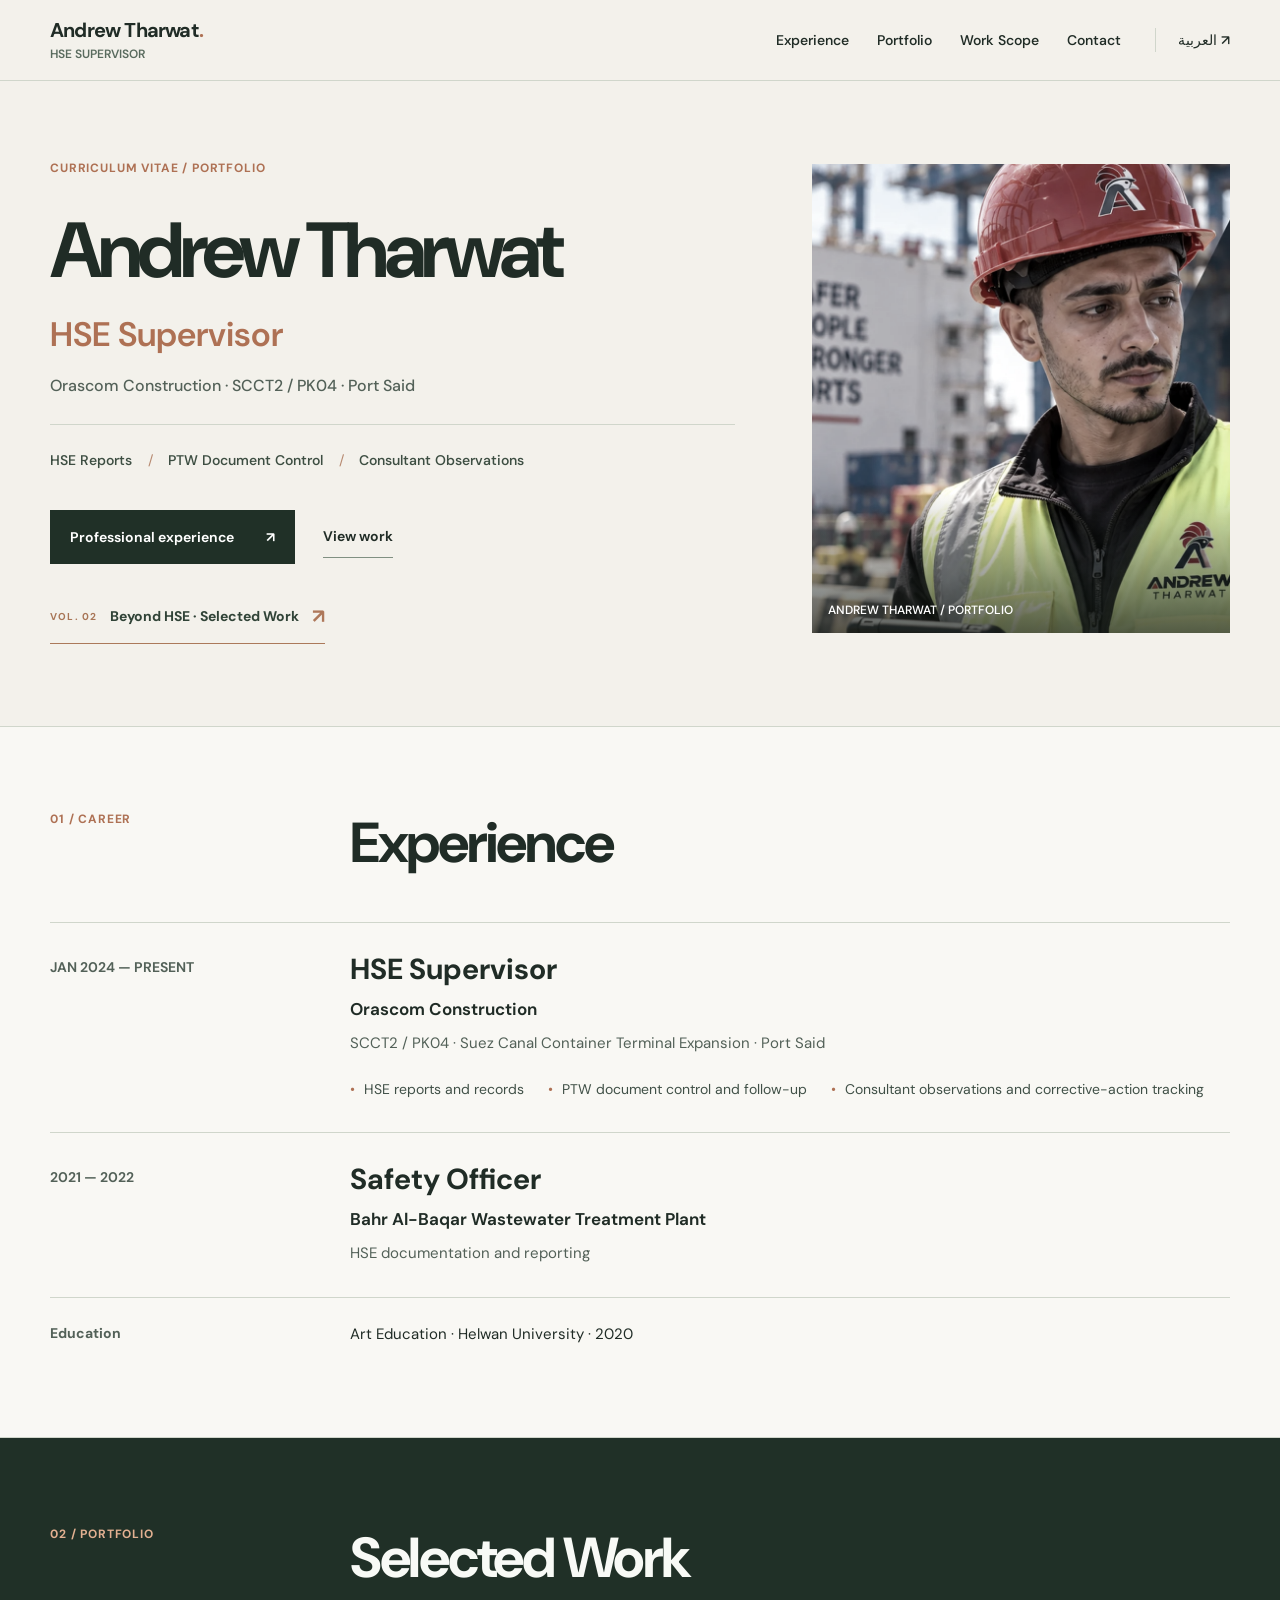
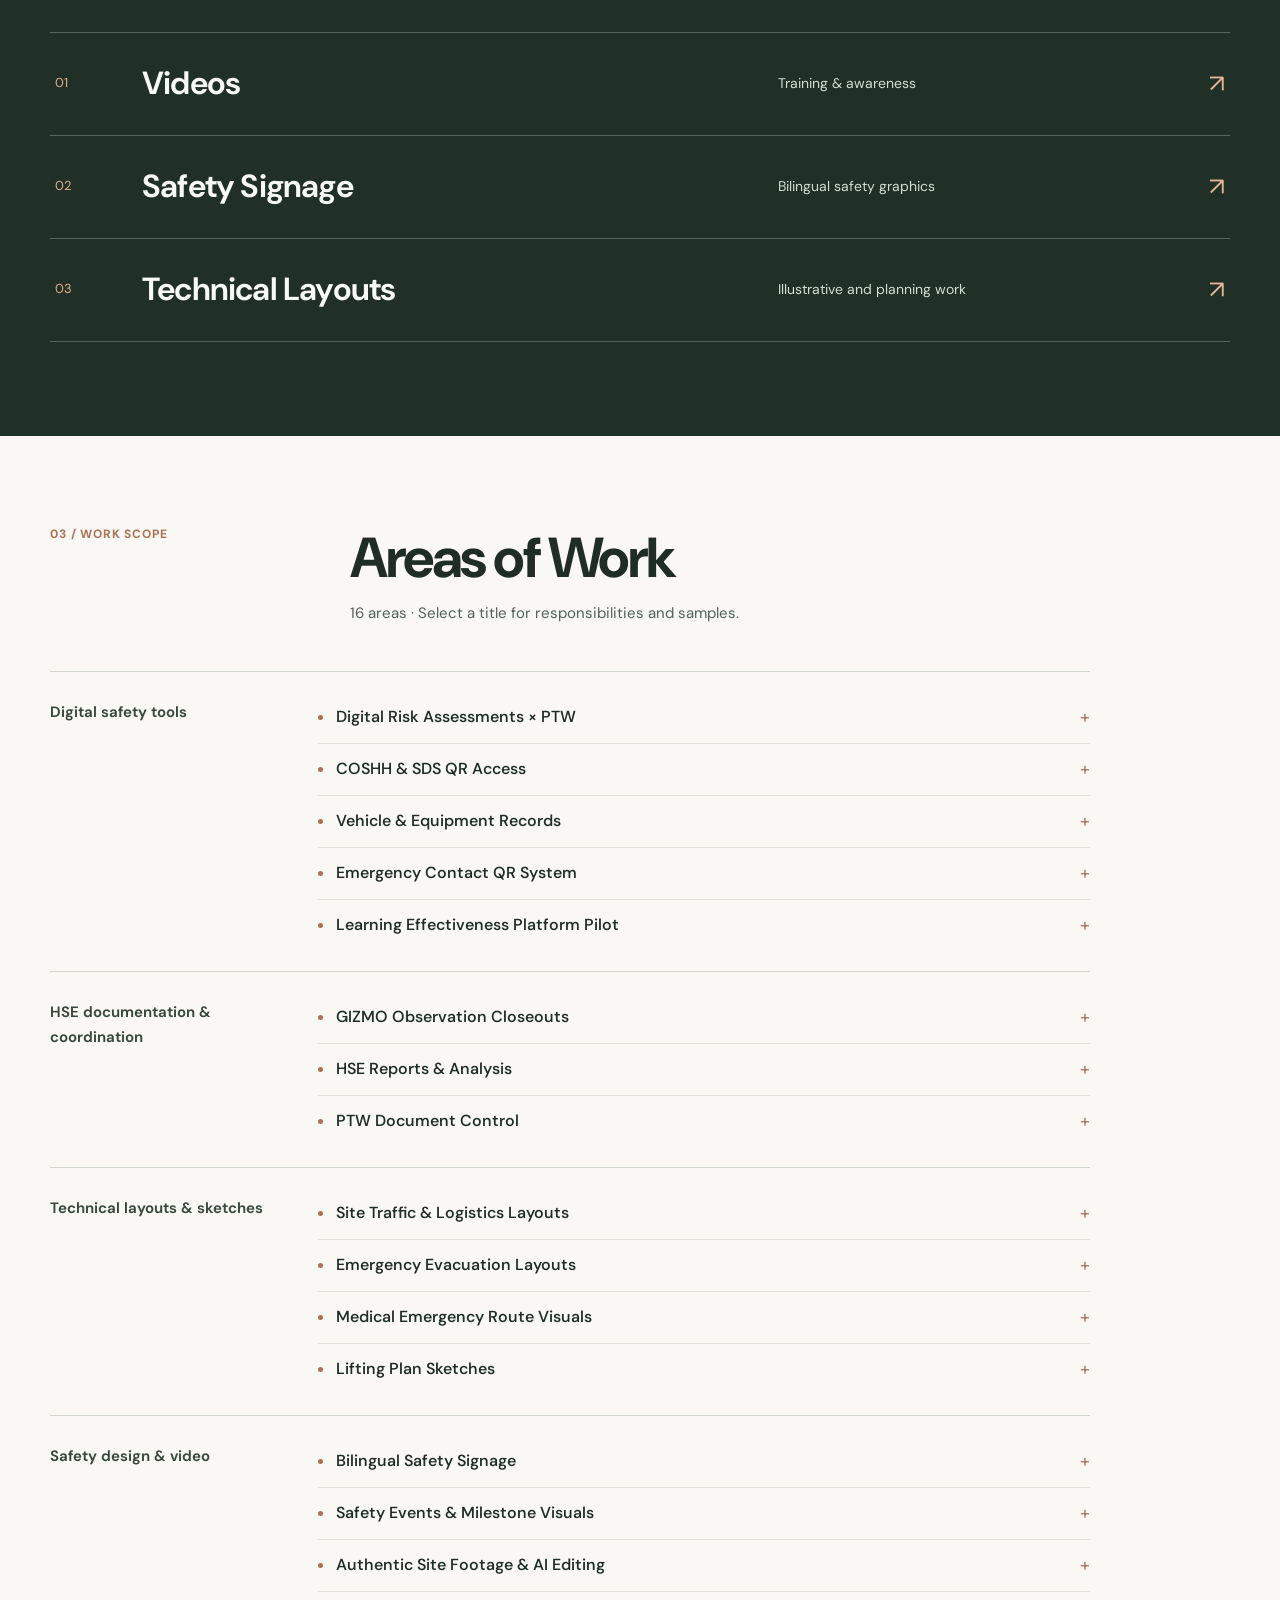
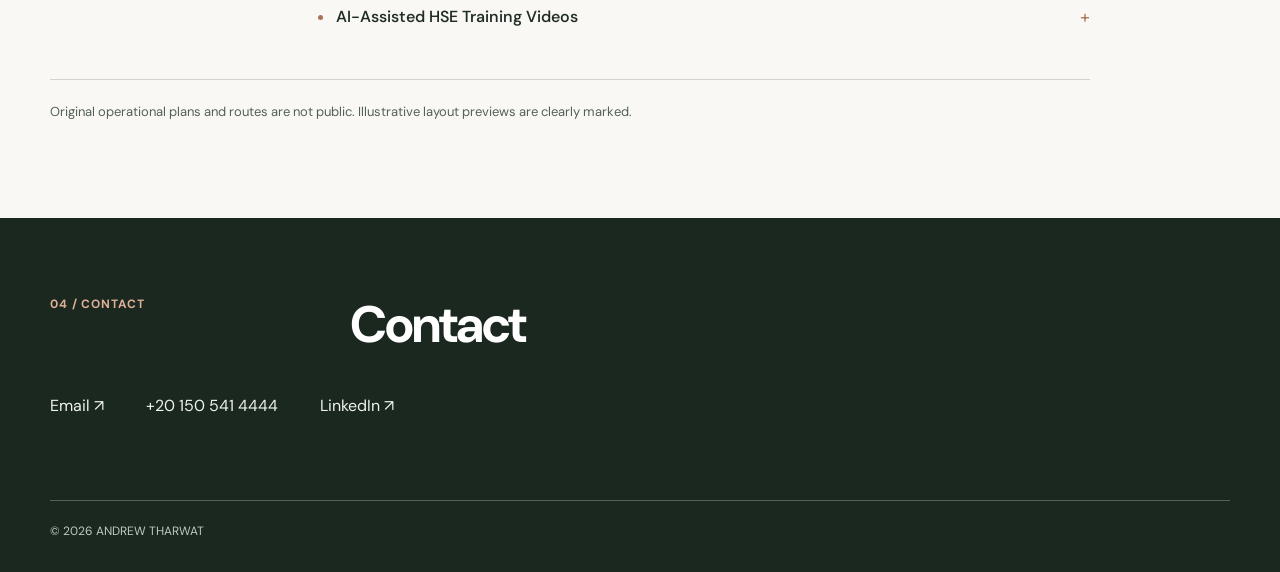
<file: index.html>
<!doctype html>
<html lang="en" dir="ltr">
<head>
<meta charset="utf-8">
<meta name="viewport" content="width=device-width,initial-scale=1,viewport-fit=cover">
<meta name="theme-color" content="#f3f1eb">
<meta name="description" content="Andrew Tharwat — HSE Supervisor, SCCT2 / PK04, Orascom Construction. Experience, professional work, and visual portfolio.">
<meta name="robots" content="noindex,nofollow,noarchive">
<link rel="icon" type="image/svg+xml" href="favicon.svg">
<link rel="preconnect" href="https://fonts.googleapis.com">
<link rel="preconnect" href="https://fonts.gstatic.com" crossorigin>
<link href="https://fonts.googleapis.com/css2?family=DM+Sans:wght@400;500;600;700&family=IBM+Plex+Sans+Arabic:wght@400;500;600;700&display=swap" rel="stylesheet">
<link rel="stylesheet" href="v14.css">
<script defer src="data.js"></script><script defer src="v11.js"></script><script defer src="v12-work.js"></script>
<title>Andrew Tharwat | HSE Supervisor — Portfolio</title>
</head>
<body>
<a class="skip" href="#main">Skip to content</a>
<header class="site-header"><div class="wrap nav-shell">
<a class="identity" href="#top"><strong class="identity-name">Andrew Tharwat<span class="period">.</span></strong><small class="identity-spec">HSE SUPERVISOR</small></a>
<nav class="site-nav" aria-label="Navigation"><a href="#career">Experience</a><a href="#collections">Portfolio</a><a href="#experience">Work Scope</a><a href="#contact">Contact</a></nav>
<a class="lang-switch" href="ar.html" hreflang="ar">العربية <span aria-hidden="true">↗</span></a>
</div></header>
<main id="main">
<section id="top" class="hero wrap" aria-labelledby="hero-heading">
<div class="hero-main">
  <div class="hero-message">
    <span class="eyebrow">CURRICULUM VITAE / PORTFOLIO</span>
    <h1 id="hero-heading">Andrew Tharwat</h1>
    <p class="hero-role">HSE Supervisor</p>
    <p class="hero-description">Orascom Construction · SCCT2 / PK04 · Port Said</p>
    <ul class="hero-competencies"><li>HSE Reports</li><li>PTW Document Control</li><li>Consultant Observations</li></ul>
    <div class="hero-buttons"><a class="primary-link" href="#career">Professional experience <span aria-hidden="true">↗</span></a><a class="secondary-link" href="#collections">View work</a></div>
  <a class="second-volume-link" href="beyond.html"><small>VOL. 02</small><span>Beyond HSE · Selected Work</span><span aria-hidden="true">↗</span></a>
  </div>
  <figure class="hero-photo"><img src="assets/work/andrew-portrait.webp" alt="Andrew Tharwat — professional portrait" width="900" height="1100" fetchpriority="high"><figcaption>ANDREW THARWAT / PORTFOLIO</figcaption></figure>
</div>
</section>
<section id="career" class="career-section"><div class="wrap">
<div class="heading-grid"><span class="eyebrow">01 / CAREER</span><h2>Experience</h2></div>
<div class="timeline"><article class="timeline-item"><time>JAN 2024 — PRESENT</time><div class="timeline-main"><h3>HSE Supervisor</h3><p class="company">Orascom Construction</p><p class="project">SCCT2 / PK04 · Suez Canal Container Terminal Expansion · Port Said</p><ul class="responsibilities"><li>HSE reports and records</li><li>PTW document control and follow-up</li><li>Consultant observations and corrective-action tracking</li></ul></div></article><article class="timeline-item"><time>2021 — 2022</time><div class="timeline-main"><h3>Safety Officer</h3><p class="company">Bahr Al-Baqar Wastewater Treatment Plant</p><p class="project">HSE documentation and reporting</p></div></article></div>
<div class="education"><strong>Education</strong><span>Art Education · Helwan University · 2020</span></div>
</div></section>
<section id="collections" class="collections section-dark"><div class="wrap">
<div class="heading-grid"><span class="eyebrow">02 / PORTFOLIO</span><h2>Selected Work</h2></div>
<div class="doors"><button type="button" class="door" data-open="videos" aria-haspopup="dialog" aria-controls="library-dialog"><span class="door-n">01</span><span class="door-title">Videos</span><span class="door-desc">Training &amp; awareness</span><span class="door-arrow" aria-hidden="true">↗</span></button><button type="button" class="door" data-open="signs" aria-haspopup="dialog" aria-controls="library-dialog"><span class="door-n">02</span><span class="door-title">Safety Signage</span><span class="door-desc">Bilingual safety graphics</span><span class="door-arrow" aria-hidden="true">↗</span></button><button type="button" class="door" data-open="layouts" aria-haspopup="dialog" aria-controls="library-dialog"><span class="door-n">03</span><span class="door-title">Technical Layouts</span><span class="door-desc">Illustrative and planning work</span><span class="door-arrow" aria-hidden="true">↗</span></button></div>
</div></section>
<section id="experience" class="experience-section"><div class="wrap">
<div class="heading-grid"><span class="eyebrow">03 / WORK SCOPE</span><div><h2 id="scope-title">Areas of Work</h2><p class="section-note">16 areas · Select a title for responsibilities and samples.</p></div></div>
<div id="full-work-list" class="scope-groups"></div>
<p class="scope-privacy">Original operational plans and routes are not public. Illustrative layout previews are clearly marked.</p>
</div></section>
<footer id="contact" class="contact"><div class="wrap">
<div class="heading-grid"><span class="eyebrow">04 / CONTACT</span><h2>Contact</h2></div>
<div class="contact-links"><a href="mailto:androsarot3@gmail.com">Email ↗</a><a href="tel:+201505414444">+20 150 541 4444</a><a href="https://www.linkedin.com/in/andrew-tharwat" target="_blank" rel="noopener noreferrer">LinkedIn ↗</a></div>
<div class="footer-base"><span>© 2026 ANDREW THARWAT</span></div>
</div></footer>
</main>
<dialog id="library-dialog" class="library-dialog" aria-labelledby="library-title">
 <div class="library-inner"><header class="library-header"><button id="library-back" type="button" class="back">← Back</button><button type="button" id="library-close" class="close" aria-label="Close">×</button></header>
 <div class="library-intro"><span class="eyebrow" id="library-kicker"></span><h2 id="library-title"></h2><p id="library-description"></p></div>
 <div id="library-grid" class="library-grid" aria-live="polite"></div><p class="library-note" id="library-note"></p></div>
</dialog>
<dialog id="detail-dialog" class="detail-dialog" aria-labelledby="detail-title"><div class="detail-inner"><button type="button" class="close detail-close" id="detail-close" aria-label="Close">×</button><span class="eyebrow">Role & responsibility</span><h2 id="detail-title"></h2><p id="detail-description"></p><p class="detail-boundary" id="detail-boundary"></p></div></dialog>
<dialog id="player-dialog" class="player-dialog" aria-labelledby="player-title"><div class="player-inner"><div class="player-top"><h2 id="player-title"></h2><button type="button" class="close" id="player-close" aria-label="Close">×</button></div><video id="player-video" controls playsinline preload="metadata"></video><p id="player-description"></p><p id="player-error" role="alert"></p></div></dialog>
</body>
</html>
</file>
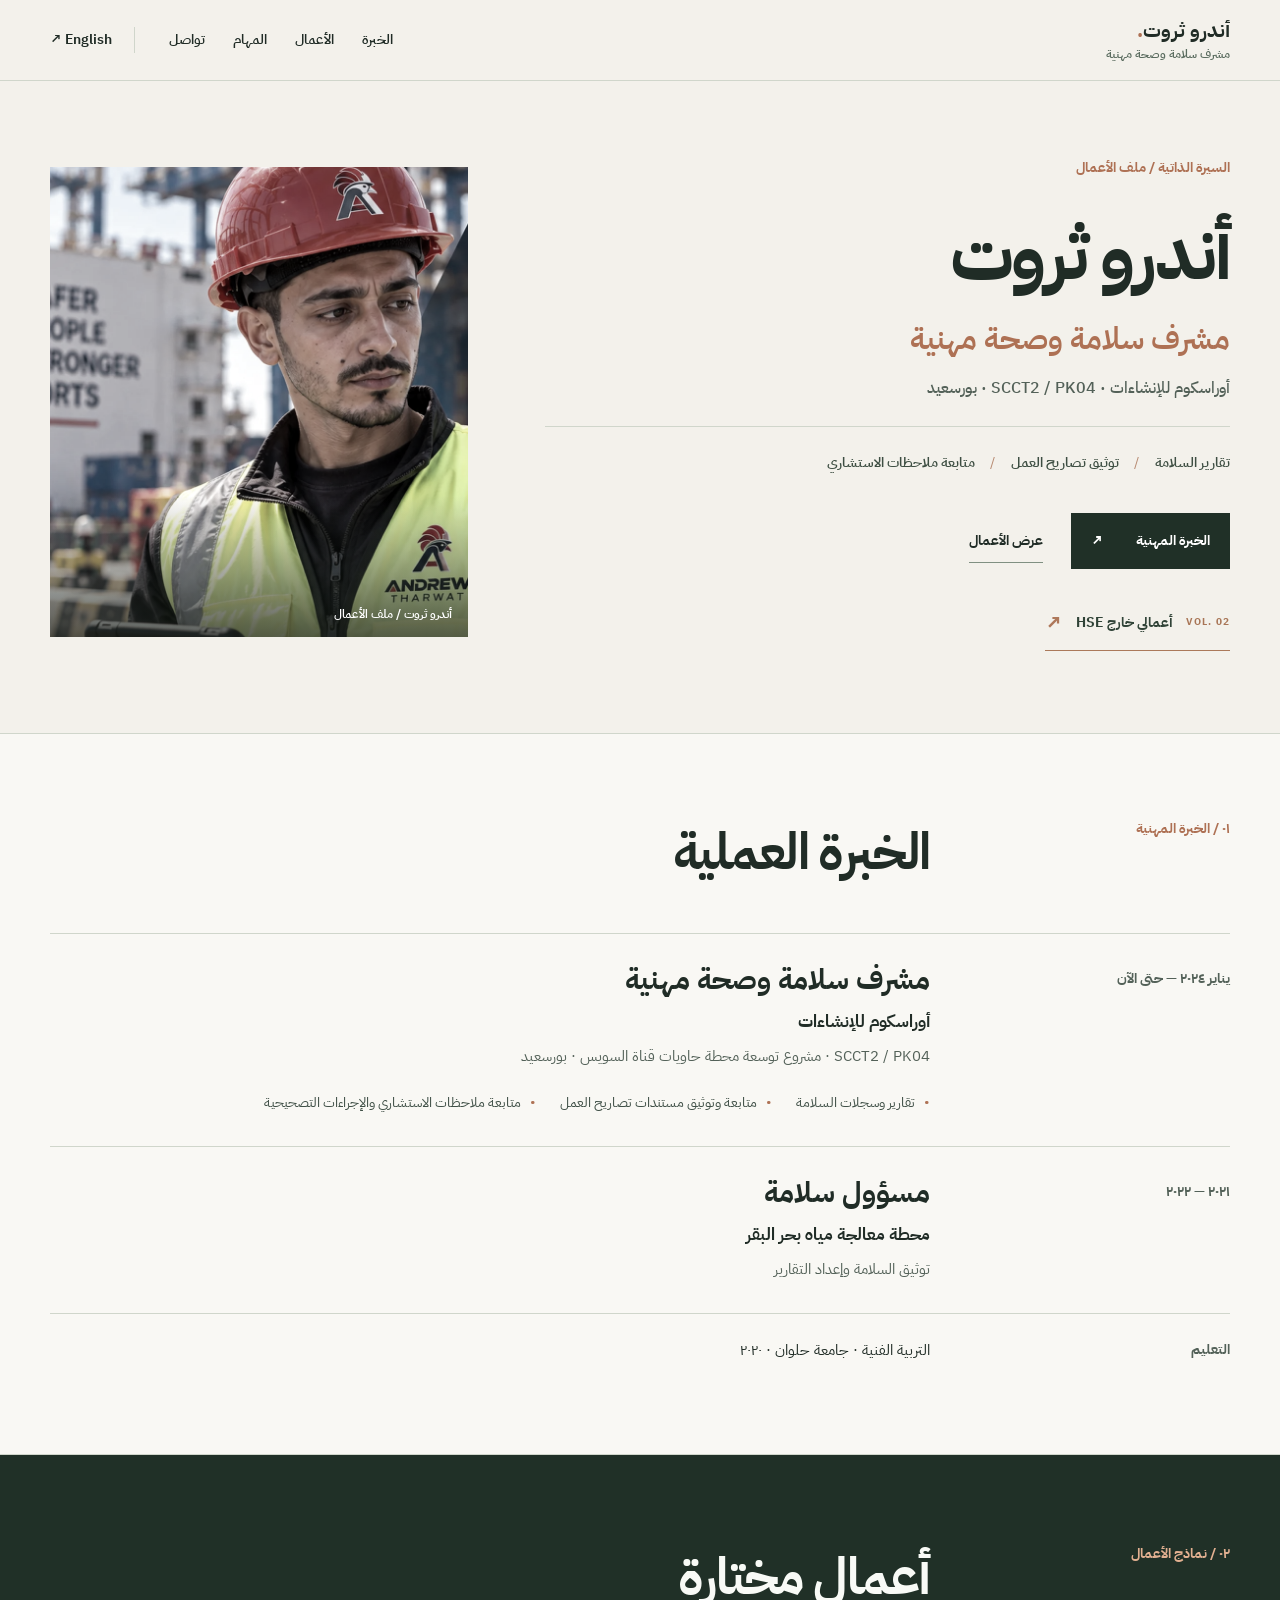
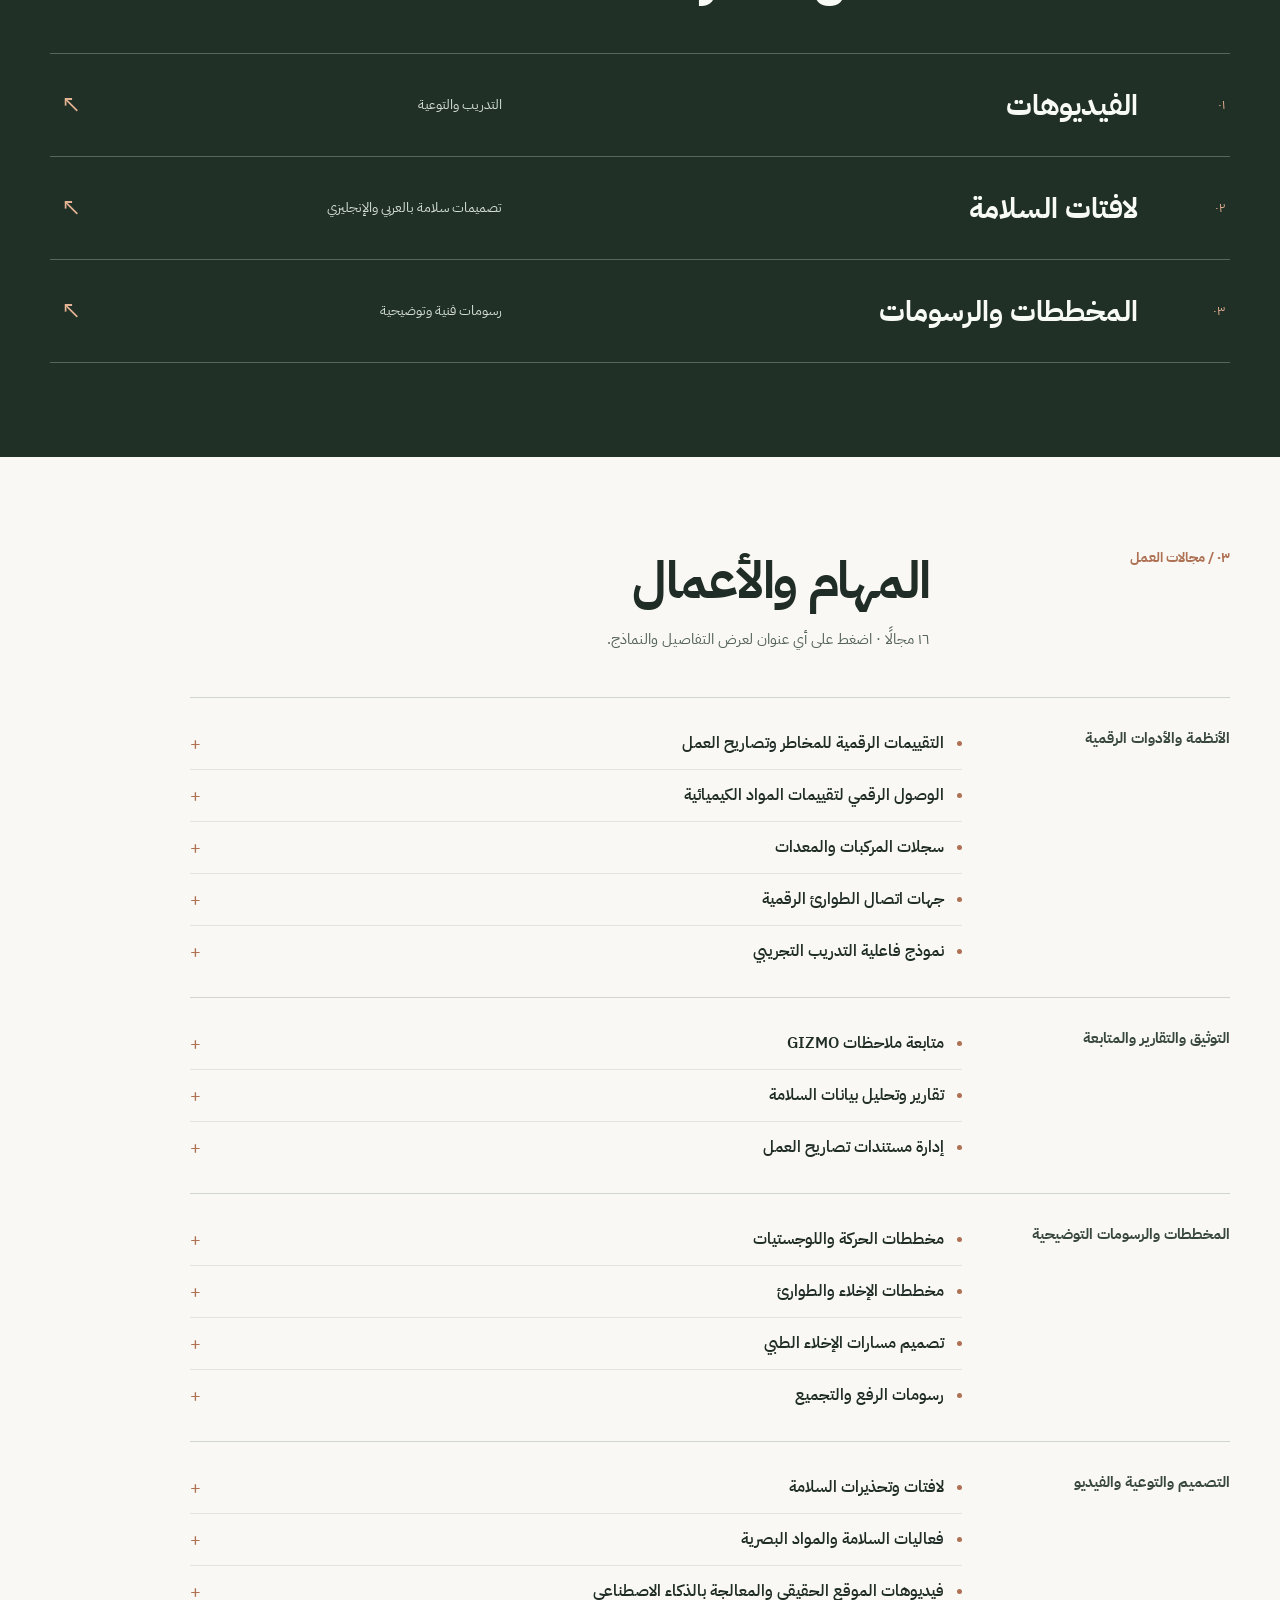
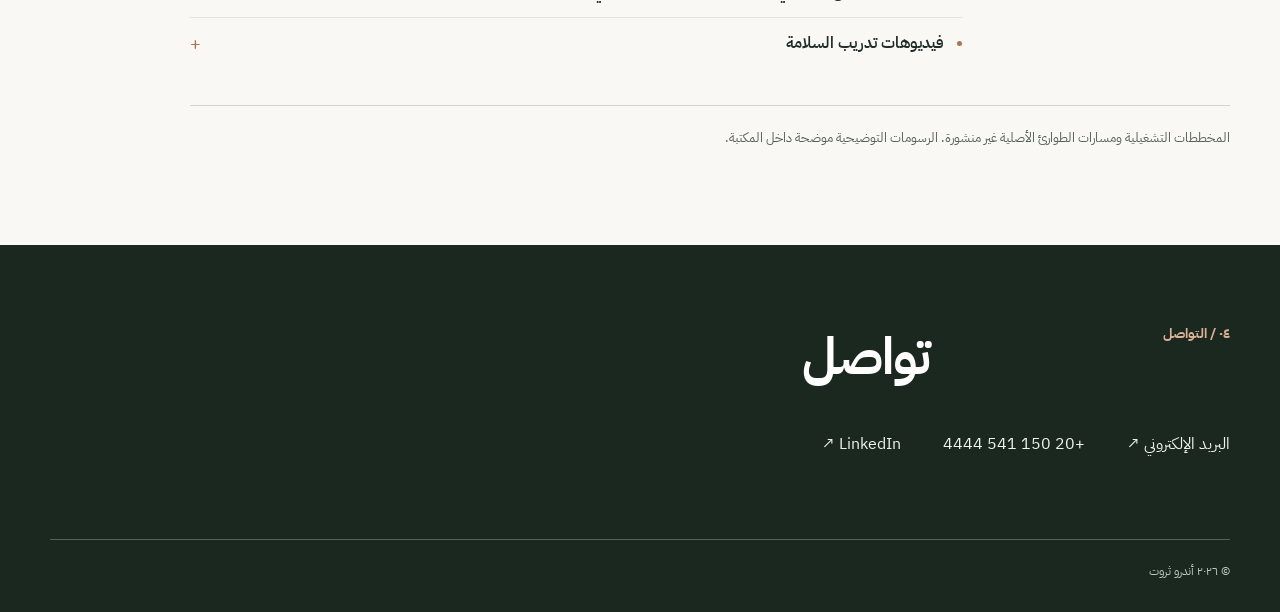
<file: ar.html>
<!doctype html>
<html lang="ar" dir="rtl">
<head>
<meta charset="utf-8">
<meta name="viewport" content="width=device-width,initial-scale=1,viewport-fit=cover">
<meta name="theme-color" content="#f3f1eb">
<meta name="description" content="أندرو ثروت — مشرف سلامة وصحة مهنية، أوراسكوم للإنشاءات، SCCT2 / PK04. الخبرة والأعمال المهنية.">
<meta name="robots" content="noindex,nofollow,noarchive">
<link rel="icon" type="image/svg+xml" href="favicon.svg">
<link rel="preconnect" href="https://fonts.googleapis.com">
<link rel="preconnect" href="https://fonts.gstatic.com" crossorigin>
<link href="https://fonts.googleapis.com/css2?family=DM+Sans:wght@400;500;600;700&family=IBM+Plex+Sans+Arabic:wght@400;500;600;700&display=swap" rel="stylesheet">
<link rel="stylesheet" href="v14.css">
<script defer src="data.js"></script><script defer src="v11.js"></script><script defer src="v12-work.js"></script>
<title>أندرو ثروت | مشرف سلامة وصحة مهنية — ملف الأعمال</title>
</head>
<body>
<a class="skip" href="#main">انتقل للمحتوى</a>
<header class="site-header"><div class="wrap nav-shell">
<a class="identity" href="#top"><strong class="identity-name">أندرو ثروت<span class="period">.</span></strong><small class="identity-spec">مشرف سلامة وصحة مهنية</small></a>
<nav class="site-nav" aria-label="التنقل"><a href="#career">الخبرة</a><a href="#collections">الأعمال</a><a href="#experience">المهام</a><a href="#contact">تواصل</a></nav>
<a class="lang-switch" href="index.html" hreflang="en">English <span aria-hidden="true">↗</span></a>
</div></header>
<main id="main">
<section id="top" class="hero wrap" aria-labelledby="hero-heading">
<div class="hero-main">
  <div class="hero-message">
    <span class="eyebrow">السيرة الذاتية / ملف الأعمال</span>
    <h1 id="hero-heading">أندرو ثروت</h1>
    <p class="hero-role">مشرف سلامة وصحة مهنية</p>
    <p class="hero-description">أوراسكوم للإنشاءات · SCCT2 / PK04 · بورسعيد</p>
    <ul class="hero-competencies"><li>تقارير السلامة</li><li>توثيق تصاريح العمل</li><li>متابعة ملاحظات الاستشاري</li></ul>
    <div class="hero-buttons"><a class="primary-link" href="#career">الخبرة المهنية <span aria-hidden="true">↗</span></a><a class="secondary-link" href="#collections">عرض الأعمال</a></div>
  <a class="second-volume-link" href="beyond-ar.html"><small>VOL. 02</small><span>أعمالي خارج HSE</span><span aria-hidden="true">↗</span></a>
  </div>
  <figure class="hero-photo"><img src="assets/work/andrew-portrait.webp" alt="الصورة الشخصية لأندرو ثروت" width="900" height="1100" fetchpriority="high"><figcaption>أندرو ثروت / ملف الأعمال</figcaption></figure>
</div>
</section>
<section id="career" class="career-section"><div class="wrap">
<div class="heading-grid"><span class="eyebrow">٠١ / الخبرة المهنية</span><h2>الخبرة العملية</h2></div>
<div class="timeline"><article class="timeline-item"><time>يناير ٢٠٢٤ — حتى الآن</time><div class="timeline-main"><h3>مشرف سلامة وصحة مهنية</h3><p class="company">أوراسكوم للإنشاءات</p><p class="project">SCCT2 / PK04 · مشروع توسعة محطة حاويات قناة السويس · بورسعيد</p><ul class="responsibilities"><li>تقارير وسجلات السلامة</li><li>متابعة وتوثيق مستندات تصاريح العمل</li><li>متابعة ملاحظات الاستشاري والإجراءات التصحيحية</li></ul></div></article><article class="timeline-item"><time>٢٠٢١ — ٢٠٢٢</time><div class="timeline-main"><h3>مسؤول سلامة</h3><p class="company">محطة معالجة مياه بحر البقر</p><p class="project">توثيق السلامة وإعداد التقارير</p></div></article></div>
<div class="education"><strong>التعليم</strong><span>التربية الفنية · جامعة حلوان · ٢٠٢٠</span></div>
</div></section>
<section id="collections" class="collections section-dark"><div class="wrap">
<div class="heading-grid"><span class="eyebrow">٠٢ / نماذج الأعمال</span><h2>أعمال مختارة</h2></div>
<div class="doors"><button type="button" class="door" data-open="videos" aria-haspopup="dialog" aria-controls="library-dialog"><span class="door-n">٠١</span><span class="door-title">الفيديوهات</span><span class="door-desc">التدريب والتوعية</span><span class="door-arrow" aria-hidden="true">↗</span></button><button type="button" class="door" data-open="signs" aria-haspopup="dialog" aria-controls="library-dialog"><span class="door-n">٠٢</span><span class="door-title">لافتات السلامة</span><span class="door-desc">تصميمات سلامة بالعربي والإنجليزي</span><span class="door-arrow" aria-hidden="true">↗</span></button><button type="button" class="door" data-open="layouts" aria-haspopup="dialog" aria-controls="library-dialog"><span class="door-n">٠٣</span><span class="door-title">المخططات والرسومات</span><span class="door-desc">رسومات فنية وتوضيحية</span><span class="door-arrow" aria-hidden="true">↗</span></button></div>
</div></section>
<section id="experience" class="experience-section"><div class="wrap">
<div class="heading-grid"><span class="eyebrow">٠٣ / مجالات العمل</span><div><h2 id="scope-title">المهام والأعمال</h2><p class="section-note">١٦ مجالًا · اضغط على أي عنوان لعرض التفاصيل والنماذج.</p></div></div>
<div id="full-work-list" class="scope-groups"></div>
<p class="scope-privacy">المخططات التشغيلية ومسارات الطوارئ الأصلية غير منشورة. الرسومات التوضيحية موضحة داخل المكتبة.</p>
</div></section>
<footer id="contact" class="contact"><div class="wrap">
<div class="heading-grid"><span class="eyebrow">٠٤ / التواصل</span><h2>تواصل</h2></div>
<div class="contact-links"><a href="mailto:androsarot3@gmail.com">البريد الإلكتروني ↗</a><a href="tel:+201505414444">+20 150 541 4444</a><a href="https://www.linkedin.com/in/andrew-tharwat" target="_blank" rel="noopener noreferrer">LinkedIn ↗</a></div>
<div class="footer-base"><span>© ٢٠٢٦ أندرو ثروت</span></div>
</div></footer>
</main>
<dialog id="library-dialog" class="library-dialog" aria-labelledby="library-title">
 <div class="library-inner"><header class="library-header"><button id="library-back" type="button" class="back">← رجوع</button><button type="button" id="library-close" class="close" aria-label="إغلاق">×</button></header>
 <div class="library-intro"><span class="eyebrow" id="library-kicker"></span><h2 id="library-title"></h2><p id="library-description"></p></div>
 <div id="library-grid" class="library-grid" aria-live="polite"></div><p class="library-note" id="library-note"></p></div>
</dialog>
<dialog id="detail-dialog" class="detail-dialog" aria-labelledby="detail-title"><div class="detail-inner"><button type="button" class="close detail-close" id="detail-close" aria-label="إغلاق">×</button><span class="eyebrow">نطاق الدور والمسؤولية</span><h2 id="detail-title"></h2><p id="detail-description"></p><p class="detail-boundary" id="detail-boundary"></p></div></dialog>
<dialog id="player-dialog" class="player-dialog" aria-labelledby="player-title"><div class="player-inner"><div class="player-top"><h2 id="player-title"></h2><button type="button" class="close" id="player-close" aria-label="إغلاق">×</button></div><video id="player-video" controls playsinline preload="metadata"></video><p id="player-description"></p><p id="player-error" role="alert"></p></div></dialog>
</body>
</html>
</file>
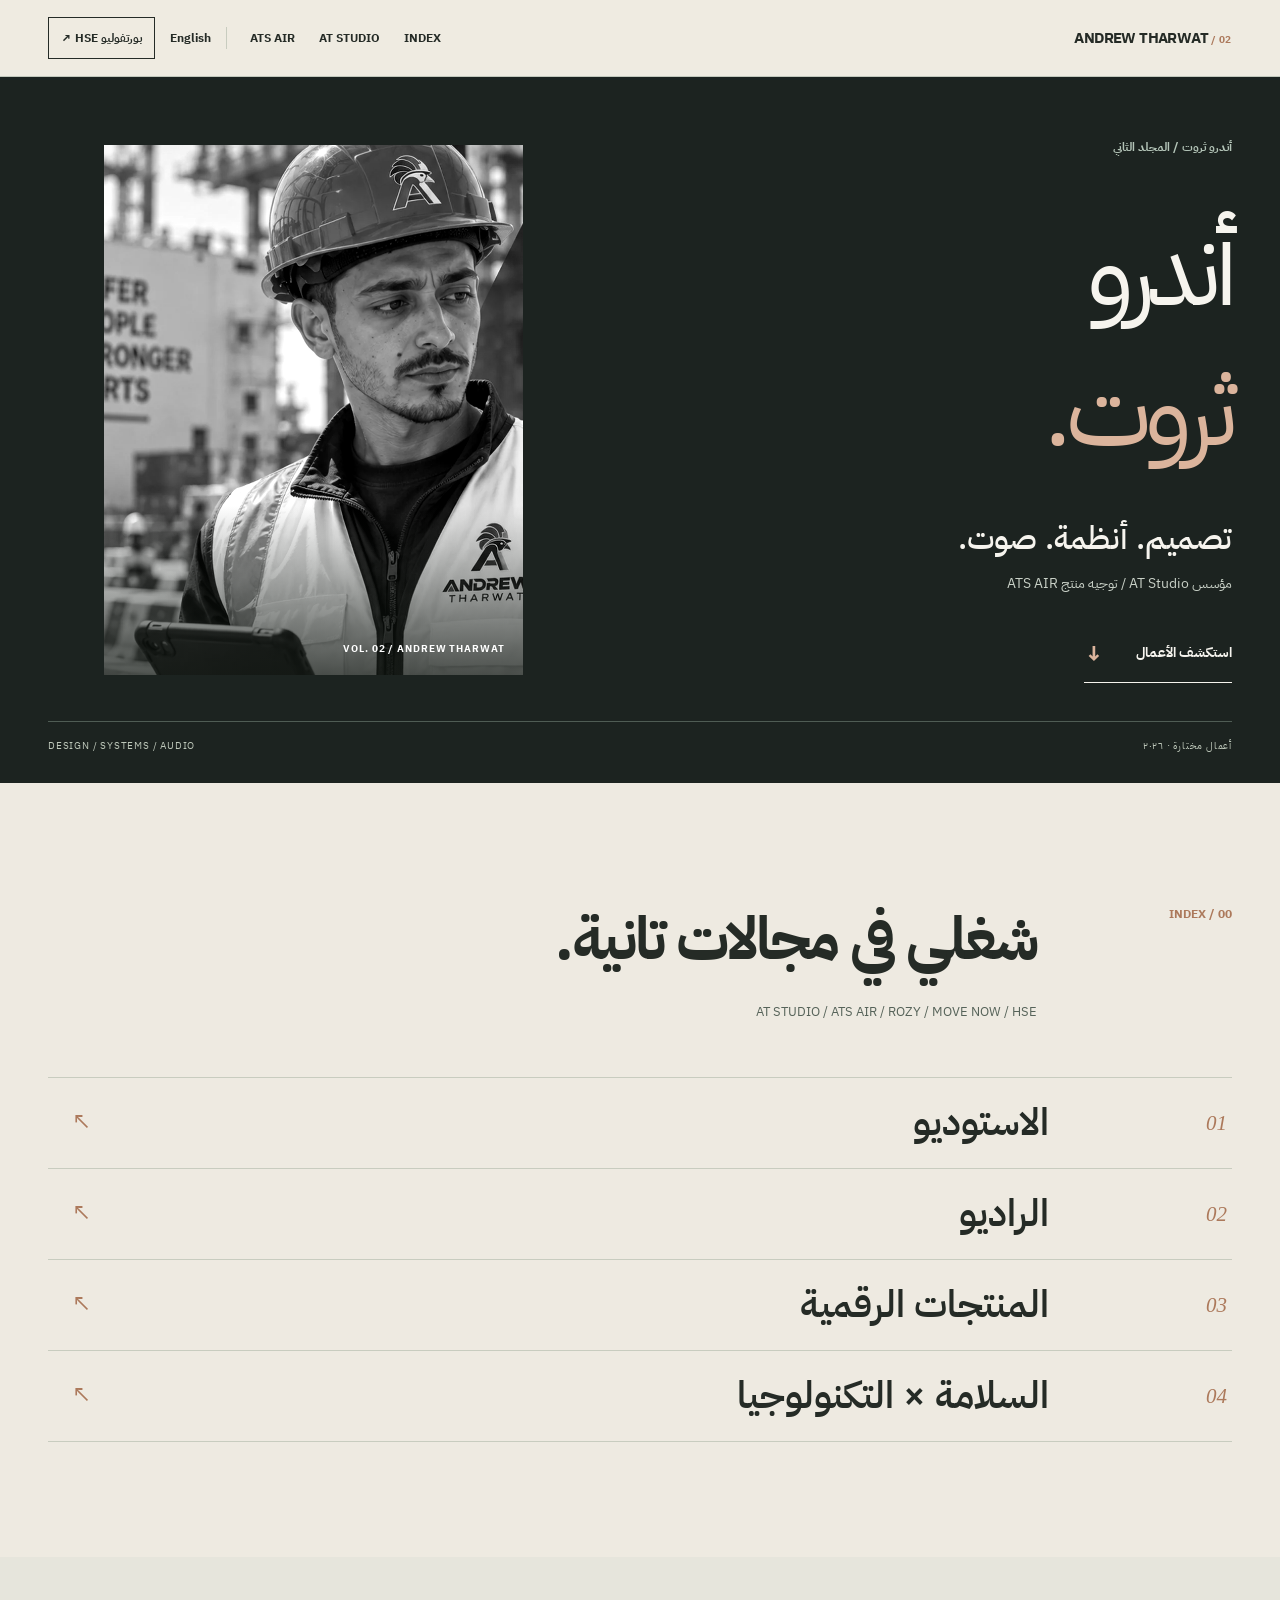
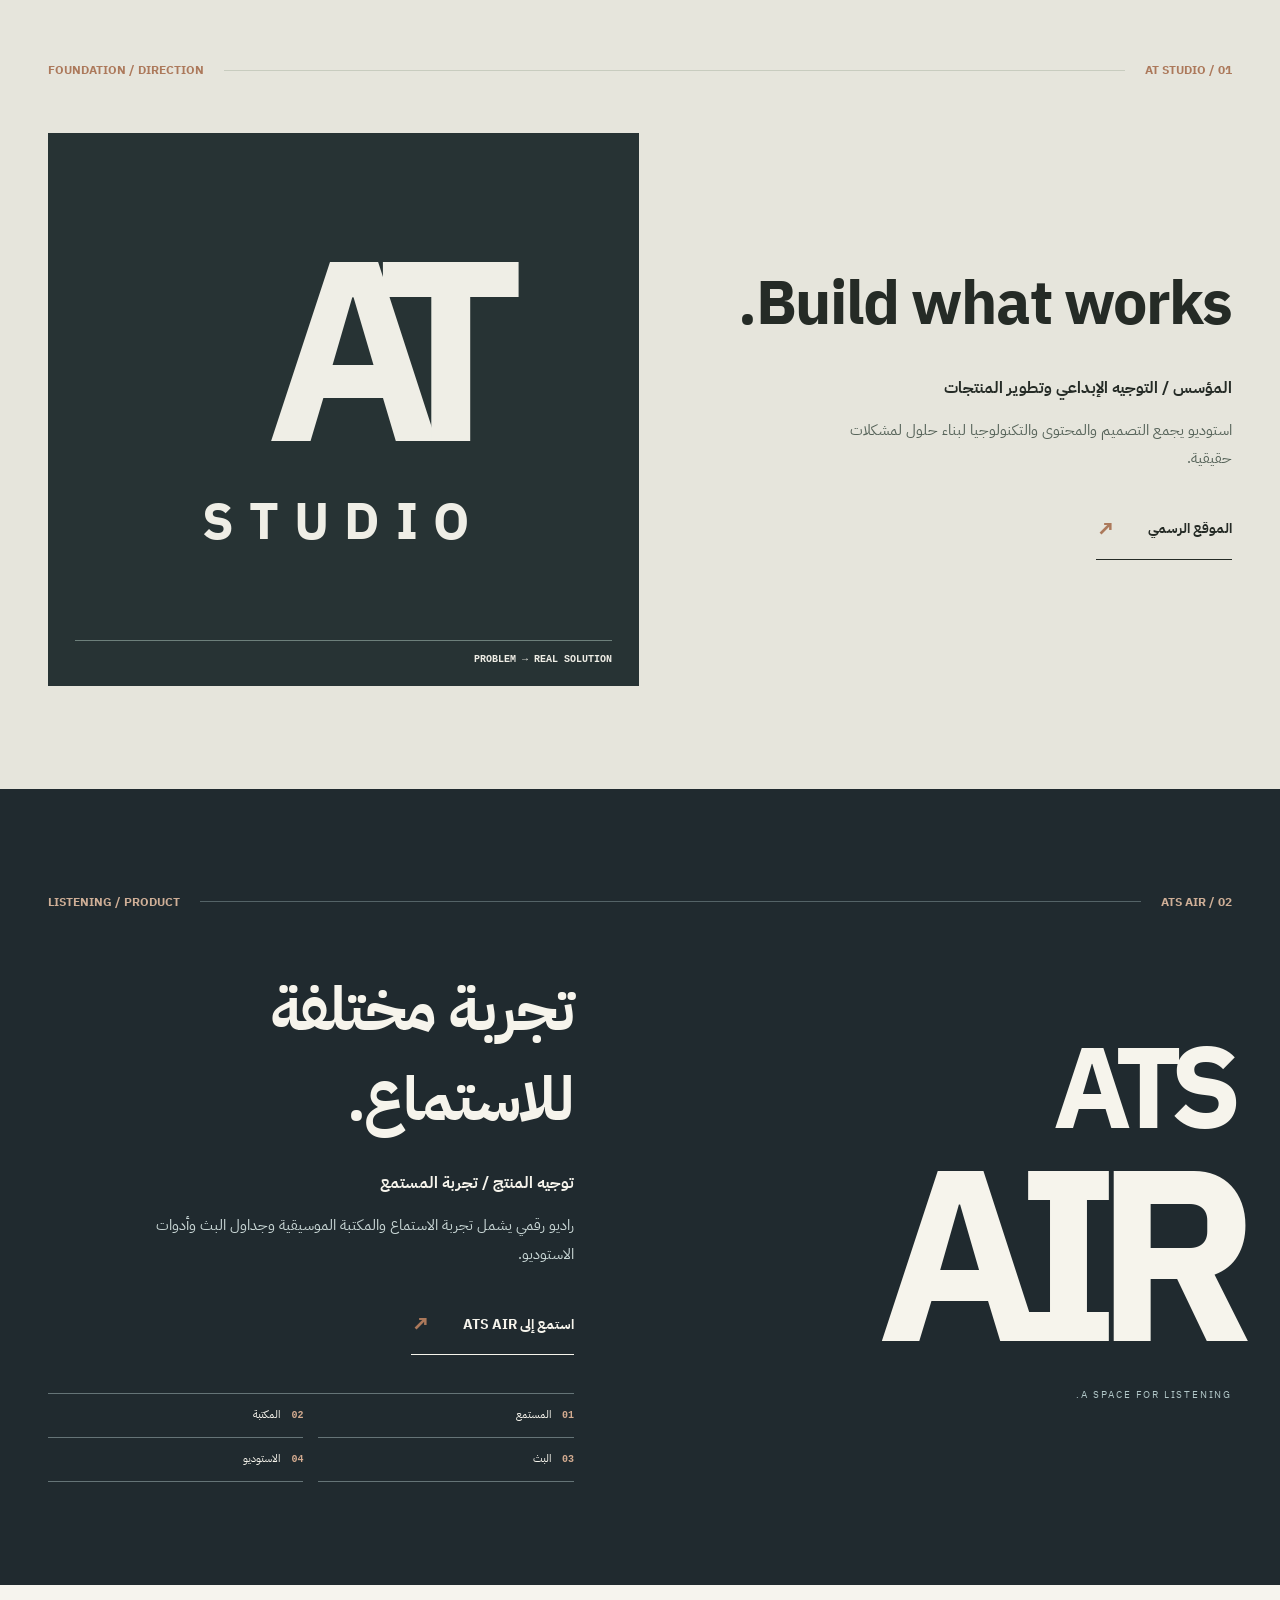
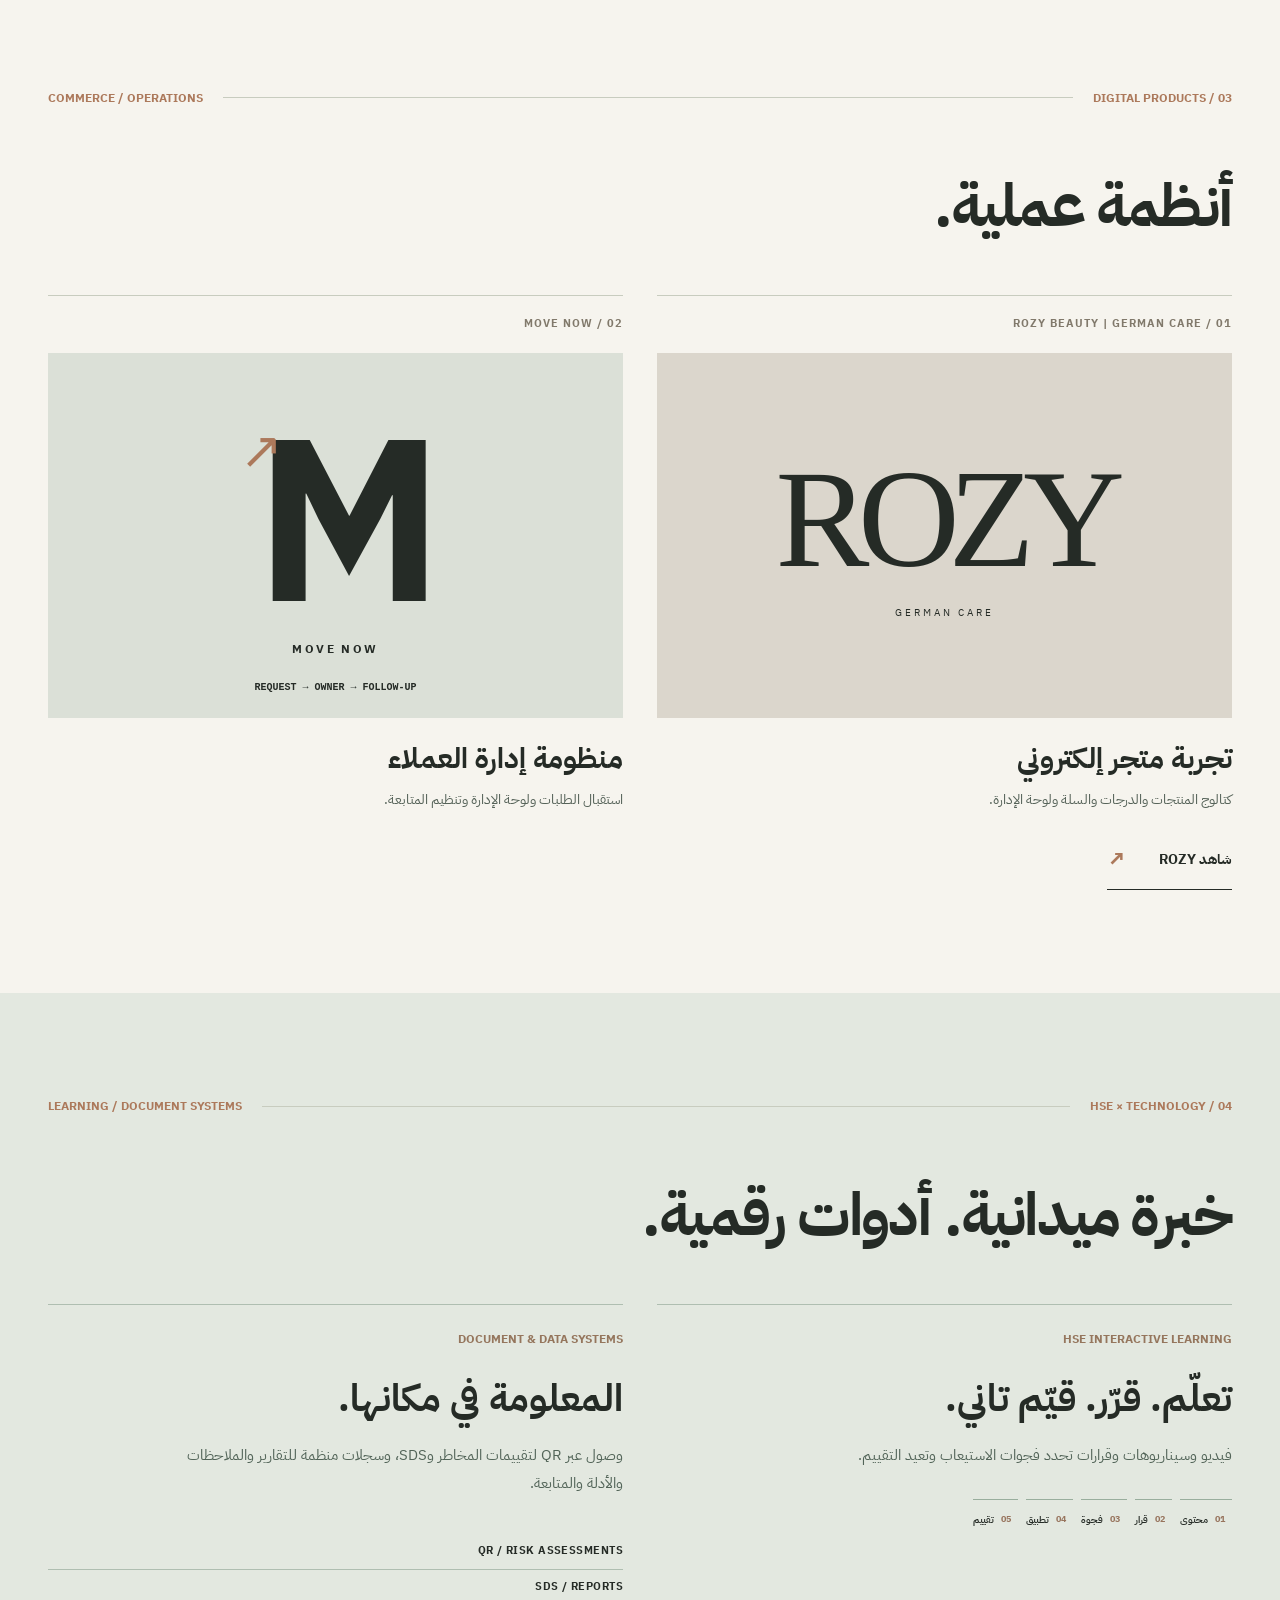
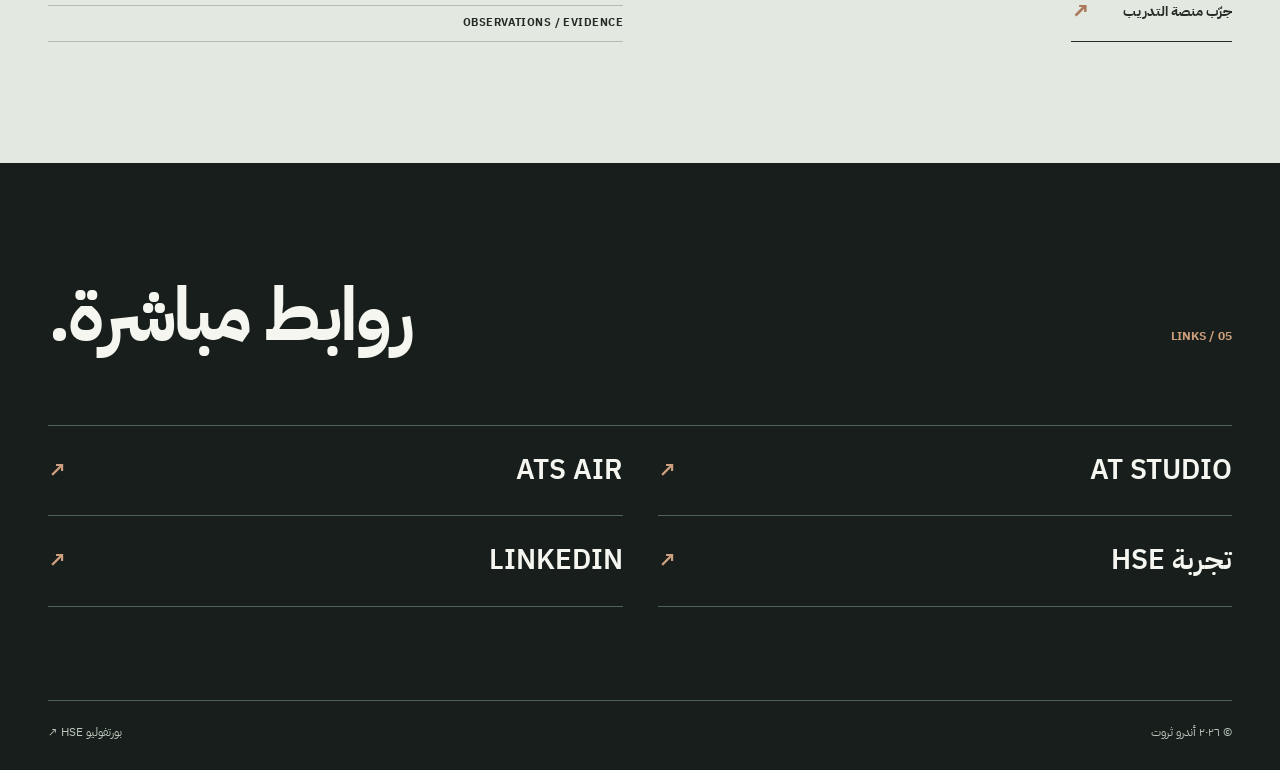
<file: beyond-ar.html>
<!doctype html>
<html lang="ar" dir="rtl">
<head><meta charset="utf-8"><meta name="viewport" content="width=device-width, initial-scale=1,viewport-fit=cover"><meta name="robots" content="noindex,nofollow,noarchive"><meta name="theme-color" content="#1d2320">
<meta name="description" content="Andrew Tharwat: AT Studio, ATS AIR, digital products, HSE training and document systems.">
<link rel="icon" type="image/svg+xml" href="favicon.svg"><link rel="preconnect" href="https://fonts.googleapis.com"><link rel="preconnect" href="https://fonts.gstatic.com" crossorigin>
<link href="https://fonts.googleapis.com/css2?family=DM+Sans:wght@400;500;600;700&family=IBM+Plex+Sans+Arabic:wght@400;500;600;700&display=swap" rel="stylesheet"><link rel="stylesheet" href="folio.css"><title>أندرو ثروت — أعمال مختارة / المجلد الثاني</title></head>
<body><a class="skip" href="#main">المحتوى</a>
<header class="topbar"><div class="shell topbar-inner"><a class="wordmark" href="#top">ANDREW THARWAT<span> / 02</span></a><nav aria-label="Sections"><a href="#index">INDEX</a><a href="#studio">AT STUDIO</a><a href="#air">ATS AIR</a></nav><div class="top-actions"><a href="beyond.html" class="lang-switch">English</a><a href="ar.html" class="return-cv">بورتفوليو HSE ↗</a></div></div></header>
<main id="main">
<section class="cover" id="top"><div class="shell cover-layout"><div class="cover-copy"><p class="micro">أندرو ثروت / المجلد الثاني</p><h1><span>أندرو</span><em>ثروت.</em></h1><p class="big-intro">تصميم. أنظمة. صوت.</p><p class="role-intro">مؤسس AT Studio / توجيه منتج ATS AIR</p><a class="line-link" href="#index">استكشف الأعمال <span>↓</span></a></div><figure class="cover-image"><img src="assets/work/andrew-portrait.webp" alt="Andrew Tharwat — portrait" width="900" height="1100" fetchpriority="high"><figcaption>VOL. 02 / ANDREW THARWAT</figcaption></figure><div class="cover-folio"><span>أعمال مختارة · ٢٠٢٦</span><span>DESIGN / SYSTEMS / AUDIO</span></div></div></section>
<section class="index-section" id="index"><div class="shell"><div class="split-heading"><span class="micro">00 / INDEX</span><div><h2>شغلي في مجالات تانية.</h2><p>AT STUDIO / ATS AIR / ROZY / MOVE NOW / HSE</p></div></div><div class="index-links"><a class="toc-row" href="#studio"><span class="toc-num">01</span><span>الاستوديو</span><span class="toc-arr" aria-hidden="true">↗</span></a><a class="toc-row" href="#air"><span class="toc-num">02</span><span>الراديو</span><span class="toc-arr" aria-hidden="true">↗</span></a><a class="toc-row" href="#products"><span class="toc-num">03</span><span>المنتجات الرقمية</span><span class="toc-arr" aria-hidden="true">↗</span></a><a class="toc-row" href="#hse-tech"><span class="toc-num">04</span><span>السلامة × التكنولوجيا</span><span class="toc-arr" aria-hidden="true">↗</span></a></div></div></section>
<section class="chapter studio-section" id="studio"><div class="shell"><div class="chapter-top"><span class="micro">01 / AT STUDIO</span><span class="chapter-rule"></span><span class="micro">FOUNDATION / DIRECTION</span></div><div class="studio-spread"><div class="chapter-copy"><h2>Build what works.</h2><p class="role-name">المؤسس / التوجيه الإبداعي وتطوير المنتجات</p><p class="short-copy">استوديو يجمع التصميم والمحتوى والتكنولوجيا لبناء حلول لمشكلات حقيقية.</p><a class="line-link" href="https://atstudioimpact.com/" target="_blank" rel="noopener noreferrer">الموقع الرسمي<span>↗</span></a></div><div class="studio-plate" aria-label="AT Studio typography"><span class="plate-at">AT</span><strong>STUDIO</strong><small>PROBLEM → REAL SOLUTION</small></div></div></div></section>
<section class="chapter air-section" id="air"><div class="shell"><div class="chapter-top"><span class="micro">02 / ATS AIR</span><span class="chapter-rule"></span><span class="micro">LISTENING / PRODUCT</span></div><div class="air-spread"><div class="air-plate" aria-label="ATS AIR typography"><span>ATS</span><strong>AIR</strong><small>A SPACE FOR LISTENING.</small></div><div class="chapter-copy"><h2>تجربة مختلفة للاستماع.</h2><p class="role-name">توجيه المنتج / تجربة المستمع</p><p class="short-copy">راديو رقمي يشمل تجربة الاستماع والمكتبة الموسيقية وجداول البث وأدوات الاستوديو.</p><a class="line-link" href="https://atstudioimpact.com/air" target="_blank" rel="noopener noreferrer">استمع إلى ATS AIR<span>↗</span></a><div class="air-features"><span><i>01</i>المستمع</span><span><i>02</i>المكتبة</span><span><i>03</i>البث</span><span><i>04</i>الاستوديو</span></div></div></div></div></section>
<section class="chapter products-section" id="products"><div class="shell"><div class="chapter-top"><span class="micro">03 / DIGITAL PRODUCTS</span><span class="chapter-rule"></span><span class="micro">COMMERCE / OPERATIONS</span></div><h2 class="section-title">أنظمة عملية.</h2><div class="products-spread"><article class="product-entry"><p class="product-meta">01 / ROZY BEAUTY | GERMAN CARE</p><div class="rozy-plate"><span>ROZY</span><small>GERMAN CARE</small></div><h3>تجربة متجر إلكتروني</h3><p>كتالوج المنتجات والدرجات والسلة ولوحة الإدارة.</p><a class="line-link" href="https://rozy.atstudioimpact.com/" target="_blank" rel="noopener noreferrer">شاهد ROZY<span>↗</span></a></article><article class="product-entry"><p class="product-meta">02 / MOVE NOW</p><div class="move-plate"><span class="move-m">M<i>↗</i></span><strong>MOVE NOW</strong><small>REQUEST → OWNER → FOLLOW-UP</small></div><h3>منظومة إدارة العملاء</h3><p>استقبال الطلبات ولوحة الإدارة وتنظيم المتابعة.</p></article></div></div></section>
<section class="chapter hse-section" id="hse-tech"><div class="shell"><div class="chapter-top"><span class="micro">04 / HSE × TECHNOLOGY</span><span class="chapter-rule"></span><span class="micro">LEARNING / DOCUMENT SYSTEMS</span></div><h2 class="section-title">خبرة ميدانية. أدوات رقمية.</h2><div class="hse-spread"><article class="hse-entry"><span class="micro">HSE INTERACTIVE LEARNING</span><h3>تعلّم. قرّر. قيّم تاني.</h3><p>فيديو وسيناريوهات وقرارات تحدد فجوات الاستيعاب وتعيد التقييم.</p><div class="process"><span><b>01</b>محتوى</span><span><b>02</b>قرار</span><span><b>03</b>فجوة</span><span><b>04</b>تطبيق</span><span><b>05</b>تقييم</span></div><a class="line-link" href="https://hse.atstudioimpact.com/" target="_blank" rel="noopener noreferrer">جرّب منصة التدريب<span>↗</span></a></article><article class="hse-entry"><span class="micro">DOCUMENT & DATA SYSTEMS</span><h3>المعلومة في مكانها.</h3><p>وصول عبر QR لتقييمات المخاطر وSDS، وسجلات منظمة للتقارير والملاحظات والأدلة والمتابعة.</p><div class="doc-index"><span>QR / RISK ASSESSMENTS</span><span>SDS / REPORTS</span><span>OBSERVATIONS / EVIDENCE</span></div></article></div></div></section>
</main><footer class="footer" id="links"><div class="shell"><div class="footer-head"><span class="micro">05 / LINKS</span><h2>روابط مباشرة.</h2></div><div class="footer-links"><a href="https://atstudioimpact.com/" target="_blank" rel="noopener noreferrer">AT STUDIO <span aria-hidden="true">↗</span></a><a href="https://atstudioimpact.com/air" target="_blank" rel="noopener noreferrer">ATS AIR <span aria-hidden="true">↗</span></a><a href="https://hse.atstudioimpact.com/" target="_blank" rel="noopener noreferrer">تجربة HSE <span aria-hidden="true">↗</span></a><a href="https://www.linkedin.com/in/andrew-tharwat" target="_blank" rel="noopener noreferrer">LINKEDIN <span aria-hidden="true">↗</span></a></div><div class="footer-bottom"><span>© ٢٠٢٦ أندرو ثروت</span><a href="ar.html">بورتفوليو HSE ↗</a></div></div></footer></body></html>
</file>
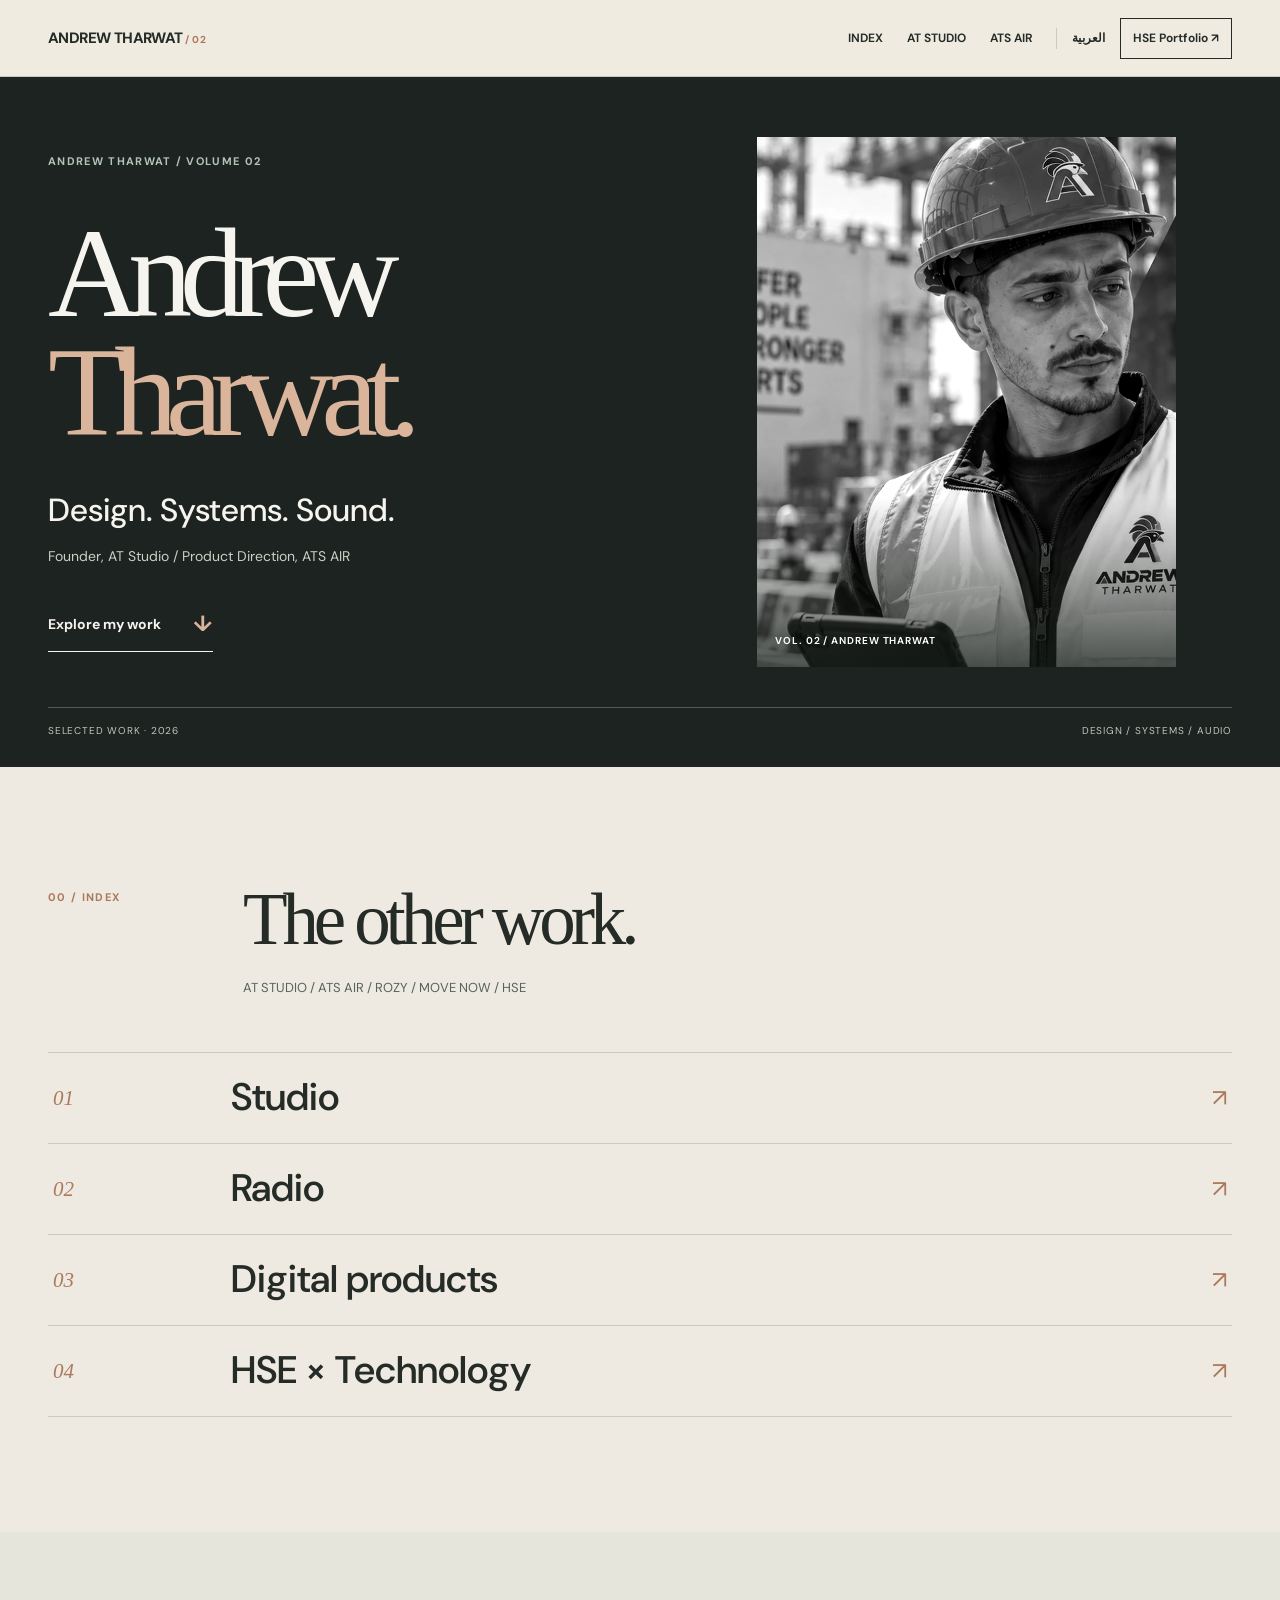
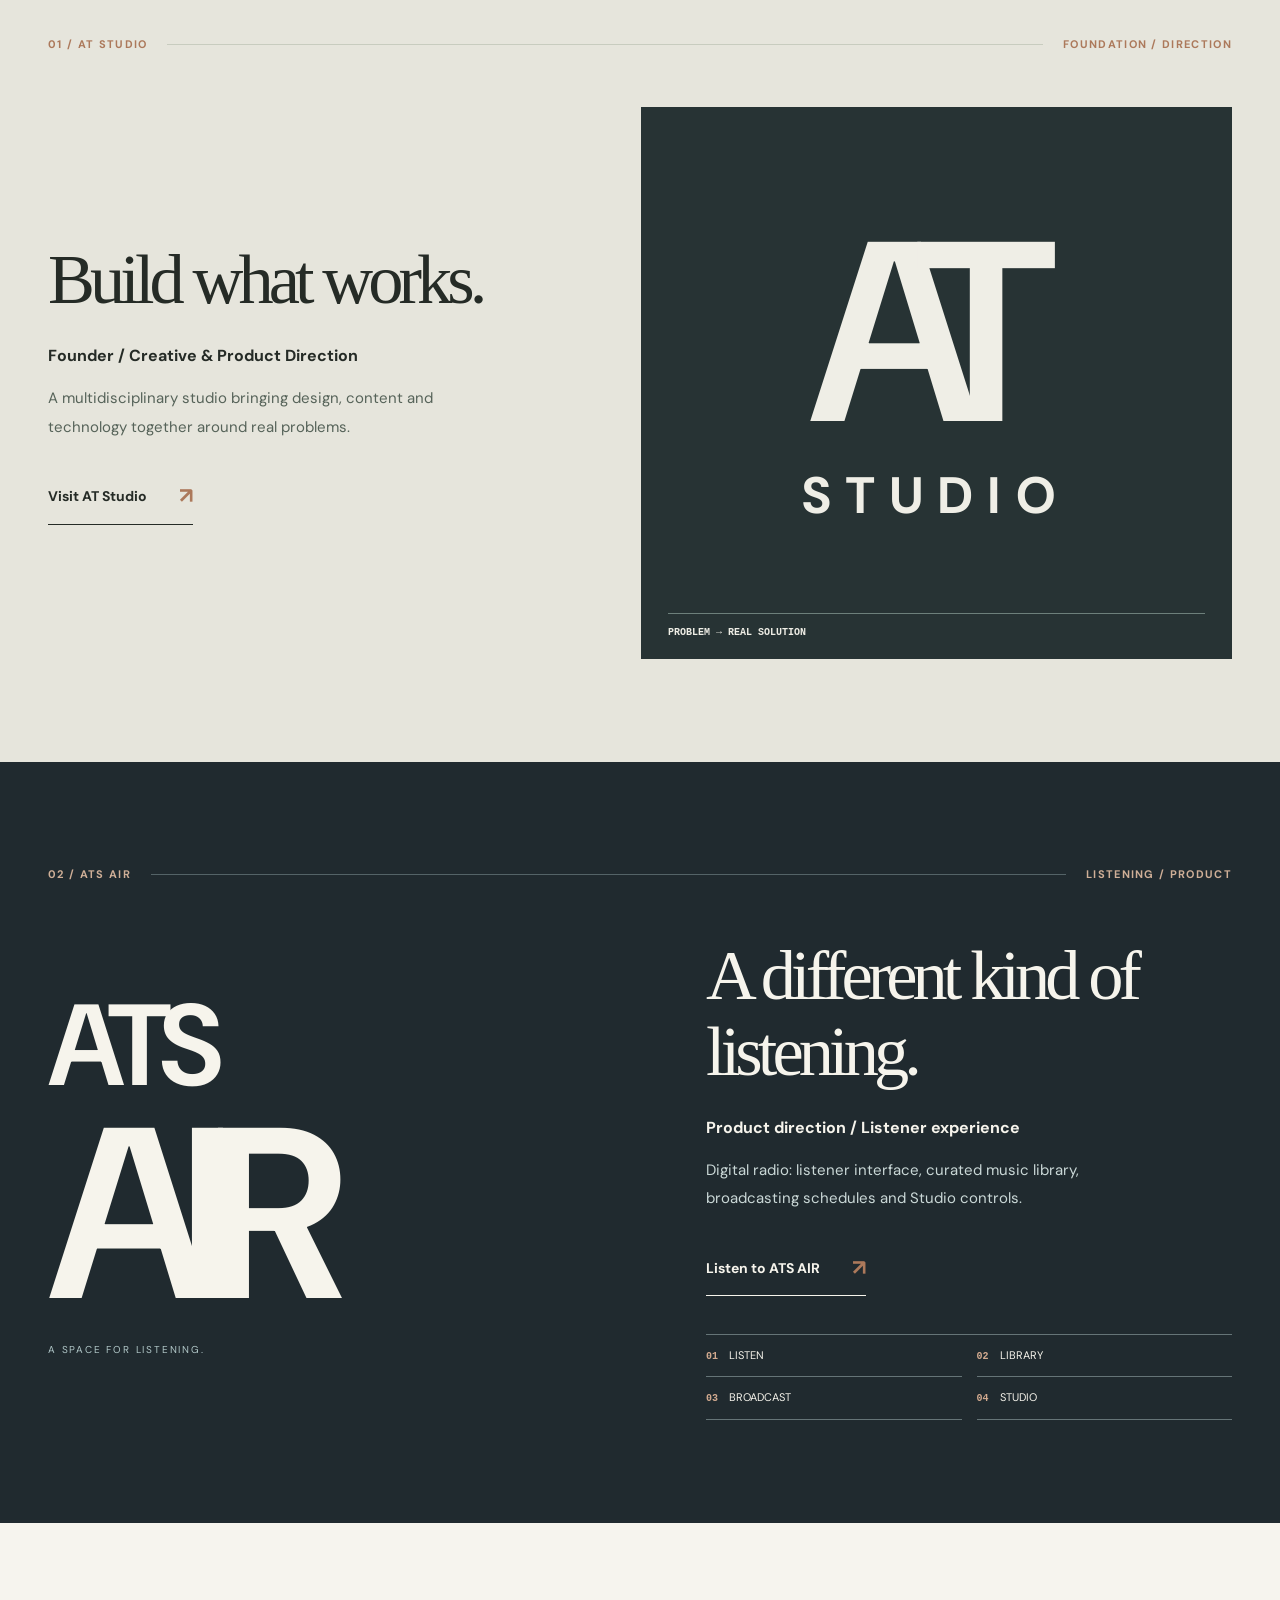
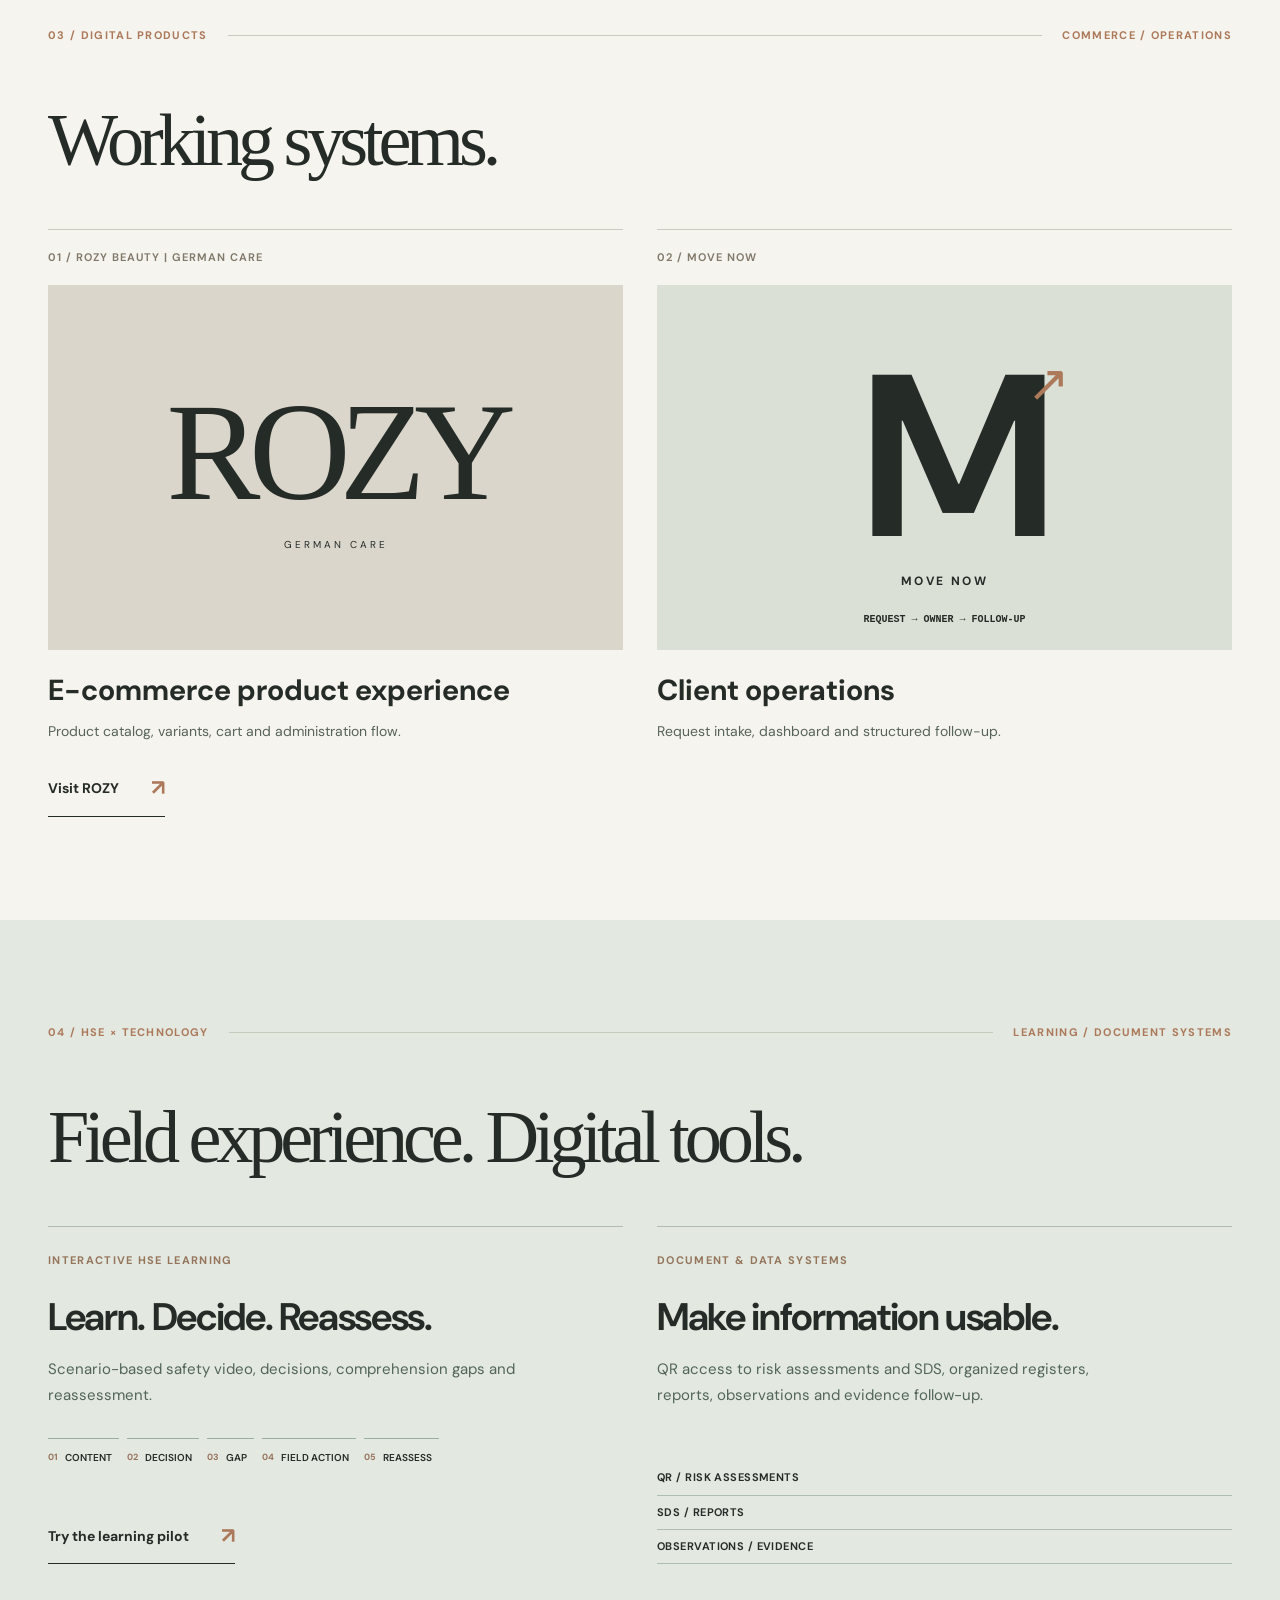
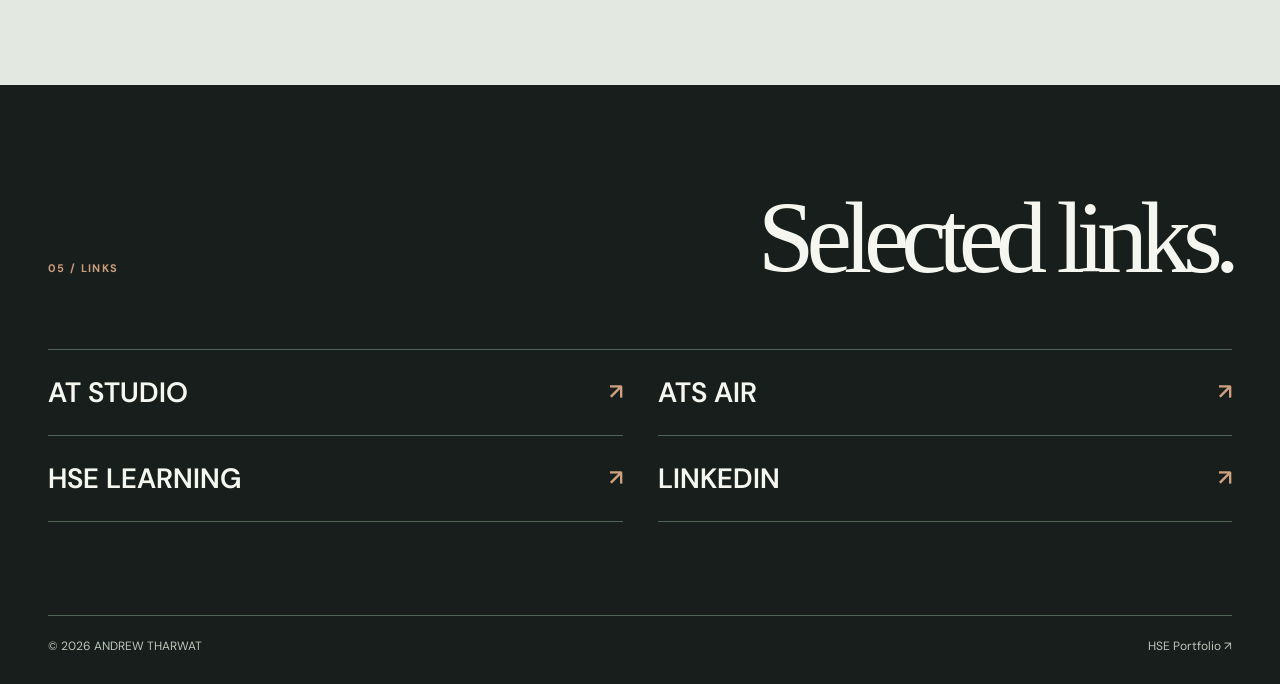
<file: beyond.html>
<!doctype html>
<html lang="en" dir="ltr">
<head><meta charset="utf-8"><meta name="viewport" content="width=device-width, initial-scale=1,viewport-fit=cover"><meta name="robots" content="noindex,nofollow,noarchive"><meta name="theme-color" content="#1d2320">
<meta name="description" content="Andrew Tharwat: AT Studio, ATS AIR, digital products, HSE training and document systems.">
<link rel="icon" type="image/svg+xml" href="favicon.svg"><link rel="preconnect" href="https://fonts.googleapis.com"><link rel="preconnect" href="https://fonts.gstatic.com" crossorigin>
<link href="https://fonts.googleapis.com/css2?family=DM+Sans:wght@400;500;600;700&family=IBM+Plex+Sans+Arabic:wght@400;500;600;700&display=swap" rel="stylesheet"><link rel="stylesheet" href="folio.css"><title>Andrew Tharwat — Selected Work / Volume 02</title></head>
<body><a class="skip" href="#main">Skip to content</a>
<header class="topbar"><div class="shell topbar-inner"><a class="wordmark" href="#top">ANDREW THARWAT<span> / 02</span></a><nav aria-label="Sections"><a href="#index">INDEX</a><a href="#studio">AT STUDIO</a><a href="#air">ATS AIR</a></nav><div class="top-actions"><a href="beyond-ar.html" class="lang-switch">العربية</a><a href="index.html" class="return-cv">HSE Portfolio ↗</a></div></div></header>
<main id="main">
<section class="cover" id="top"><div class="shell cover-layout"><div class="cover-copy"><p class="micro">ANDREW THARWAT / VOLUME 02</p><h1><span>Andrew</span><em>Tharwat.</em></h1><p class="big-intro">Design. Systems. Sound.</p><p class="role-intro">Founder, AT Studio / Product Direction, ATS AIR</p><a class="line-link" href="#index">Explore my work <span>↓</span></a></div><figure class="cover-image"><img src="assets/work/andrew-portrait.webp" alt="Andrew Tharwat — portrait" width="900" height="1100" fetchpriority="high"><figcaption>VOL. 02 / ANDREW THARWAT</figcaption></figure><div class="cover-folio"><span>SELECTED WORK · 2026</span><span>DESIGN / SYSTEMS / AUDIO</span></div></div></section>
<section class="index-section" id="index"><div class="shell"><div class="split-heading"><span class="micro">00 / INDEX</span><div><h2>The other work.</h2><p>AT STUDIO / ATS AIR / ROZY / MOVE NOW / HSE</p></div></div><div class="index-links"><a class="toc-row" href="#studio"><span class="toc-num">01</span><span>Studio</span><span class="toc-arr" aria-hidden="true">↗</span></a><a class="toc-row" href="#air"><span class="toc-num">02</span><span>Radio</span><span class="toc-arr" aria-hidden="true">↗</span></a><a class="toc-row" href="#products"><span class="toc-num">03</span><span>Digital products</span><span class="toc-arr" aria-hidden="true">↗</span></a><a class="toc-row" href="#hse-tech"><span class="toc-num">04</span><span>HSE × Technology</span><span class="toc-arr" aria-hidden="true">↗</span></a></div></div></section>
<section class="chapter studio-section" id="studio"><div class="shell"><div class="chapter-top"><span class="micro">01 / AT STUDIO</span><span class="chapter-rule"></span><span class="micro">FOUNDATION / DIRECTION</span></div><div class="studio-spread"><div class="chapter-copy"><h2>Build what works.</h2><p class="role-name">Founder / Creative & Product Direction</p><p class="short-copy">A multidisciplinary studio bringing design, content and technology together around real problems.</p><a class="line-link" href="https://atstudioimpact.com/" target="_blank" rel="noopener noreferrer">Visit AT Studio<span>↗</span></a></div><div class="studio-plate" aria-label="AT Studio typography"><span class="plate-at">AT</span><strong>STUDIO</strong><small>PROBLEM → REAL SOLUTION</small></div></div></div></section>
<section class="chapter air-section" id="air"><div class="shell"><div class="chapter-top"><span class="micro">02 / ATS AIR</span><span class="chapter-rule"></span><span class="micro">LISTENING / PRODUCT</span></div><div class="air-spread"><div class="air-plate" aria-label="ATS AIR typography"><span>ATS</span><strong>AIR</strong><small>A SPACE FOR LISTENING.</small></div><div class="chapter-copy"><h2>A different kind of listening.</h2><p class="role-name">Product direction / Listener experience</p><p class="short-copy">Digital radio: listener interface, curated music library, broadcasting schedules and Studio controls.</p><a class="line-link" href="https://atstudioimpact.com/air" target="_blank" rel="noopener noreferrer">Listen to ATS AIR<span>↗</span></a><div class="air-features"><span><i>01</i>LISTEN</span><span><i>02</i>LIBRARY</span><span><i>03</i>BROADCAST</span><span><i>04</i>STUDIO</span></div></div></div></div></section>
<section class="chapter products-section" id="products"><div class="shell"><div class="chapter-top"><span class="micro">03 / DIGITAL PRODUCTS</span><span class="chapter-rule"></span><span class="micro">COMMERCE / OPERATIONS</span></div><h2 class="section-title">Working systems.</h2><div class="products-spread"><article class="product-entry"><p class="product-meta">01 / ROZY BEAUTY | GERMAN CARE</p><div class="rozy-plate"><span>ROZY</span><small>GERMAN CARE</small></div><h3>E-commerce product experience</h3><p>Product catalog, variants, cart and administration flow.</p><a class="line-link" href="https://rozy.atstudioimpact.com/" target="_blank" rel="noopener noreferrer">Visit ROZY<span>↗</span></a></article><article class="product-entry"><p class="product-meta">02 / MOVE NOW</p><div class="move-plate"><span class="move-m">M<i>↗</i></span><strong>MOVE NOW</strong><small>REQUEST → OWNER → FOLLOW-UP</small></div><h3>Client operations</h3><p>Request intake, dashboard and structured follow-up.</p></article></div></div></section>
<section class="chapter hse-section" id="hse-tech"><div class="shell"><div class="chapter-top"><span class="micro">04 / HSE × TECHNOLOGY</span><span class="chapter-rule"></span><span class="micro">LEARNING / DOCUMENT SYSTEMS</span></div><h2 class="section-title">Field experience. Digital tools.</h2><div class="hse-spread"><article class="hse-entry"><span class="micro">INTERACTIVE HSE LEARNING</span><h3>Learn. Decide. Reassess.</h3><p>Scenario-based safety video, decisions, comprehension gaps and reassessment.</p><div class="process"><span><b>01</b>CONTENT</span><span><b>02</b>DECISION</span><span><b>03</b>GAP</span><span><b>04</b>FIELD ACTION</span><span><b>05</b>REASSESS</span></div><a class="line-link" href="https://hse.atstudioimpact.com/" target="_blank" rel="noopener noreferrer">Try the learning pilot<span>↗</span></a></article><article class="hse-entry"><span class="micro">DOCUMENT & DATA SYSTEMS</span><h3>Make information usable.</h3><p>QR access to risk assessments and SDS, organized registers, reports, observations and evidence follow-up.</p><div class="doc-index"><span>QR / RISK ASSESSMENTS</span><span>SDS / REPORTS</span><span>OBSERVATIONS / EVIDENCE</span></div></article></div></div></section>
</main><footer class="footer" id="links"><div class="shell"><div class="footer-head"><span class="micro">05 / LINKS</span><h2>Selected links.</h2></div><div class="footer-links"><a href="https://atstudioimpact.com/" target="_blank" rel="noopener noreferrer">AT STUDIO <span aria-hidden="true">↗</span></a><a href="https://atstudioimpact.com/air" target="_blank" rel="noopener noreferrer">ATS AIR <span aria-hidden="true">↗</span></a><a href="https://hse.atstudioimpact.com/" target="_blank" rel="noopener noreferrer">HSE LEARNING <span aria-hidden="true">↗</span></a><a href="https://www.linkedin.com/in/andrew-tharwat" target="_blank" rel="noopener noreferrer">LINKEDIN <span aria-hidden="true">↗</span></a></div><div class="footer-bottom"><span>© 2026 ANDREW THARWAT</span><a href="index.html">HSE Portfolio ↗</a></div></div></footer></body></html>
</file>
<file: v14.css>
/* Andrew V14 — CV-first clarity pass. Preview branch only. */
:root{color-scheme:light;--bg:#f3f1eb;--paper:#f9f8f4;--ink:#202c26;--muted:#536158;--line:#d0d6cb;--deep:#203027;--accent:#ae7154;--contrast:#e9eee5;--sans:"DM Sans","Segoe UI",Arial,sans-serif;--arabic:"IBM Plex Sans Arabic",Tahoma,Arial,sans-serif;--width:1180px}
*{box-sizing:border-box}
html{scroll-behavior:smooth;scroll-padding-top:92px}
body{margin:0;background:var(--bg);color:var(--ink);font:400 16px/1.75 var(--sans);-webkit-font-smoothing:antialiased}
html[lang=ar] body{font-family:var(--arabic);line-height:1.85}
a{color:inherit;text-decoration:none}button{font:inherit;color:inherit;cursor:pointer}
a:focus-visible,button:focus-visible,summary:focus-visible{outline:3px solid var(--accent);outline-offset:4px}
.wrap{width:min(var(--width),calc(100% - 88px));margin-inline:auto}
.skip{position:absolute;top:-100px;inset-inline-start:12px;background:var(--deep);color:#fff;padding:12px 18px;z-index:100}
.skip:focus{top:9px}
.eyebrow{font-size:12px;font-weight:700;letter-spacing:.07em;color:var(--accent)}
html[lang=ar] .eyebrow{letter-spacing:0;font-size:14px}


.site-header{background:rgba(243,241,235,.97);backdrop-filter:blur(14px);border-bottom:1px solid var(--line);position:sticky;top:0;z-index:20}
.nav-shell{height:80px;display:flex;gap:34px;align-items:center}
.identity{display:flex;flex-direction:column;align-items:flex-start;line-height:1.25;flex-shrink:0}
.identity-name{font-weight:700;font-size:20px;letter-spacing:-.04em}
html[lang=ar] .identity-name{letter-spacing:0}
.period{color:var(--accent)}
.identity-spec{font-weight:600;font-size:12px;color:#596b5e;margin-top:4px}
.site-nav{margin-inline-start:auto;display:flex;gap:28px;align-items:center}
.site-nav a,.lang-switch{font-size:14px;font-weight:550;white-space:nowrap}
.site-nav a:hover,.lang-switch:hover{color:var(--accent)}
.lang-switch{border-inline-start:1px solid var(--line);padding-inline-start:22px}
.hero{padding-block:72px 82px}
.hero-main{display:grid;grid-template-columns:minmax(0,1fr) minmax(280px,.61fr);gap:clamp(45px,6vw,96px);align-items:center}
.hero-message h1{font-family:var(--sans);font-weight:700;font-size:clamp(49px,6.1vw,86px);line-height:1.17;letter-spacing:-.065em;margin:24px 0 13px;overflow-wrap:break-word}
html[lang=ar] .hero-message h1{font-family:var(--arabic);font-size:clamp(45px,5.6vw,73px);letter-spacing:-.04em;line-height:1.35}
.hero-role{font-size:clamp(24px,2.8vw,34px);font-weight:600;color:var(--accent);margin:0 0 12px;line-height:1.5}
html[lang=ar] .hero-role{font-size:clamp(22px,2.4vw,31px)}
.hero-description{font-size:16px;font-weight:500;color:var(--muted);margin:0;line-height:1.8;max-width:600px}
.hero-competencies{list-style:none;padding:23px 0 0;margin:23px 0 0;border-top:1px solid var(--line);display:flex;flex-wrap:wrap;gap:9px 16px}
.hero-competencies li{font-size:14px;font-weight:550;color:#3d4e42}
.hero-competencies li+li::before{content:"/";color:#b78a71;margin-inline-end:15px;font-weight:400}
.hero-buttons{display:flex;flex-wrap:wrap;gap:28px;align-items:center;margin-top:37px}
.primary-link{display:inline-flex;align-items:center;justify-content:space-between;gap:32px;background:var(--deep);color:#fff;border:1px solid var(--deep);font-size:14px;font-weight:650;padding:14px 19px;min-height:50px;transition:background .15s}
.primary-link:hover{background:#35493c}
.secondary-link{font-size:14px;font-weight:650;border-bottom:1px solid #809082;padding:8px 0}
.secondary-link:hover{color:var(--accent);border-color:var(--accent)}
.hero-photo{margin:0;aspect-ratio:.89;overflow:hidden;background:#dadcd3;position:relative;isolation:isolate;max-height:480px}
.hero-photo img{width:100%;height:100%;object-fit:cover;object-position:center 22%;display:block;filter:grayscale(.6) contrast(1.015)}
.hero-photo::after{content:"";position:absolute;inset:auto 0 0;height:30%;background:linear-gradient(transparent,rgba(22,28,23,.7));pointer-events:none}
.hero-photo figcaption{position:absolute;bottom:14px;inset-inline:16px;color:white;font-size:12px;font-weight:550;line-height:1.5;z-index:1}
.heading-grid{display:grid;grid-template-columns:minmax(170px,.3fr) minmax(0,1fr);gap:36px;align-items:start}
.heading-grid h2{font:700 clamp(36px,4.4vw,57px)/1.2 var(--sans);letter-spacing:-.04em;margin:0}
html[lang=ar] .heading-grid h2{font-family:var(--arabic);font-size:clamp(34px,4vw,52px);line-height:1.4;letter-spacing:-.025em}
.career-section{padding-block:82px 90px;background:var(--paper);border-block:1px solid var(--line)}
.timeline{margin-top:45px}
.timeline-item{display:grid;grid-template-columns:minmax(170px,.3fr) minmax(0,1fr);gap:36px;padding:26px 0 30px;border-top:1px solid var(--line)}
.timeline-item time{color:var(--muted);font-size:14px;font-weight:650;padding-top:6px}
.timeline-main h3{font-size:clamp(22px,2.4vw,29px);line-height:1.4;font-weight:700;margin:0 0 6px}
.timeline-main .company{font-size:17px;font-weight:650;margin:0 0 5px}
.timeline-main .project{font-size:15px;line-height:1.8;color:var(--muted);margin:0}
.responsibilities{display:flex;flex-wrap:wrap;gap:6px 24px;margin:20px 0 0;padding:0;list-style:none}
.responsibilities li{font-size:14px;color:#405047}
.responsibilities li::before{content:"•";color:var(--accent);padding-inline-end:9px}
.education{border-top:1px solid var(--line);padding:23px 0 0;display:grid;grid-template-columns:minmax(170px,.3fr) minmax(0,1fr);gap:36px;font-size:15px}
.education strong{font-size:14px;color:var(--muted)}
.collections{padding-block:86px 94px;background:var(--deep);color:#f8faf6}
.collections .eyebrow{color:#e2b091}
.doors{border-top:1px solid #56665a;margin-top:40px}
.door{border:0;border-bottom:1px solid #56665a;background:transparent;color:inherit;width:100%;text-align:start;display:grid;grid-template-columns:65px minmax(160px,1fr) minmax(130px,.65fr) 26px;align-items:center;gap:22px;padding:26px 5px;min-height:103px;transition:background .15s,padding .15s}
.door:hover{background:rgba(255,255,255,.055);padding-inline:17px}
.door-n{font-size:13px;color:#e0ac8e}
.door-title{font-size:clamp(22px,2.5vw,32px);font-weight:650;line-height:1.3;letter-spacing:-.025em}
html[lang=ar] .door-title{letter-spacing:0;font-size:clamp(22px,2.3vw,30px)}
.door-desc{font-size:14px;color:#d3ddd2;line-height:1.7}
.door-arrow{font-size:25px;color:#e5b494;text-align:end;line-height:1}
html[dir=rtl] .door-arrow{transform:scaleX(-1)}
.experience-section{padding-block:88px 95px;background:var(--paper)}
.section-note{font-size:15px;color:var(--muted);margin:9px 0 0}
.scope-groups{max-width:1040px;margin:44px 0 0}
.work-group{display:grid;grid-template-columns:minmax(170px,.3fr) minmax(0,1fr);gap:36px;border-top:1px solid var(--line);padding:20px 0}
.work-group-title{font-size:15px;font-weight:650;color:#39483d;margin:8px 0 0;line-height:1.7}
.work-lines{list-style:none;padding:0;margin:0}
.work-line{border-bottom:1px solid #e0e4da}
.work-line:last-child{border:0}
.work-detail summary{display:flex;align-items:center;gap:13px;padding:12px 0;min-height:51px;list-style:none;cursor:pointer}
.work-detail summary::-webkit-details-marker{display:none}
.work-dot{width:5px;height:5px;flex:0 0 5px;border-radius:50%;background:var(--accent)}
.work-line-label{font-size:16px;font-weight:550;flex:1;line-height:1.6;min-width:0}
.work-plus{font-size:18px;color:var(--accent);line-height:1}
.work-detail[open] .work-plus{transform:rotate(45deg)}
.work-extra{padding:0 24px 23px;font-size:14px;color:var(--muted);line-height:1.85}
.work-summary,.work-responsibility{margin:0 0 8px}
.work-responsibility strong{color:var(--ink)}
.work-example-heading{font-size:14px;font-weight:650;color:var(--ink);margin:15px 0 6px}
.work-examples{padding-inline-start:20px;margin:0}
.work-examples li{margin:4px 0}
.work-examples li::marker{color:#ad7d60}
.scope-privacy{max-width:1040px;border-top:1px solid var(--line);font-size:13px;color:var(--muted);line-height:1.8;padding-top:20px;margin:16px 0 0}
.contact{background:#1b2820;color:white;padding-block:76px 30px}
.contact .eyebrow{color:#deb196}
.contact .heading-grid h2{font-size:clamp(36px,4vw,53px)}
.contact-links{display:flex;align-items:center;gap:16px 42px;flex-wrap:wrap;margin-top:37px}
.contact-links a{font-size:16px;color:#eef3ec}
.contact-links a:hover{color:#eab895}
.footer-base{border-top:1px solid #536258;display:flex;justify-content:space-between;gap:30px;font-size:12px;color:#bfcbc0;margin-top:80px;padding-top:20px}
.library-dialog{width:100%;max-width:100vw;height:100%;max-height:100dvh;inset:0;padding:0;border:0;overflow:auto;background:var(--paper);color:var(--ink)}
.library-dialog::backdrop{background:rgba(19,28,22,.8)}
.library-inner{width:min(1030px,calc(100% - 88px));margin:auto;padding-bottom:100px}
.library-header{border-bottom:1px solid var(--line);padding:22px 0;display:flex;align-items:center;justify-content:space-between;gap:20px}
.back{background:none;border:0;font-size:14px;font-weight:650;padding:6px 0}
.close{background:none;border:1px solid var(--line);width:44px;height:44px;font-size:26px;line-height:1}
.library-intro{padding:50px 0 30px;border-bottom:1px solid var(--line)}
.library-intro h2{font-weight:700;font-size:clamp(35px,4.5vw,55px);line-height:1.28;letter-spacing:-.04em;margin:14px 0}
html[lang=ar] .library-intro h2{letter-spacing:0;line-height:1.5}
.library-intro p{max-width:630px;font-size:15px;color:var(--muted);line-height:1.85;margin:0}
.library-grid{display:grid;grid-template-columns:repeat(2,minmax(0,1fr));gap:22px 32px;padding-block:25px}
.library-card{border-bottom:1px solid var(--line);padding:15px 0 27px;min-width:0}
.library-thumb{aspect-ratio:1.67;position:relative;display:flex;align-items:center;justify-content:center;overflow:hidden;background:#e4e7df}
.library-thumb img{width:100%;height:100%;object-fit:contain;display:block}
.thumb-placeholder{font-size:48px;color:#97a99c}
.library-card-title{font-size:19px;font-weight:650;line-height:1.5;margin:17px 0 8px}
.library-card-desc{font-size:14px;color:var(--muted);line-height:1.8;margin:0}
.library-card button.open-action{font-size:14px;font-weight:650;border:0;border-bottom:1px solid var(--ink);background:none;padding:5px 0;margin-top:12px}
.library-card button.open-action:hover{color:var(--accent)}
.library-note,.layout-caption,.layout-example-count{font-size:13px;color:var(--muted);line-height:1.8}
.library-note{border-top:1px solid var(--line);padding-top:19px}
.layout-caption{margin:12px 0 0;color:#8a583f}
.layout-example-count{margin:4px 0 0}
.library-empty,.loading-note{grid-column:1/-1;text-align:center;max-width:540px;margin:0 auto;min-height:175px;display:flex;align-items:center;color:var(--muted);font-size:15px;line-height:1.8}
.video-tile .library-thumb{aspect-ratio:16/9;background:var(--deep)}
.layout-tile .library-thumb{aspect-ratio:1.78}
.detail-dialog,.player-dialog{border:0;padding:0;width:min(780px,calc(100% - 28px));max-height:92dvh;overflow:auto;background:var(--paper);color:var(--ink)}
.detail-dialog::backdrop,.player-dialog::backdrop{background:rgba(11,19,13,.8)}
.detail-inner{padding:clamp(25px,4vw,55px)}
.detail-close{float:inline-end}
.detail-inner h2{clear:both;font-size:clamp(30px,3.7vw,46px);font-weight:700;line-height:1.35;margin:20px 0}
.detail-inner p,.detail-examples li{font-size:15px;color:var(--muted);line-height:1.85}
.detail-boundary,.detail-examples{border-top:1px solid var(--line);padding-top:16px}
.detail-examples h3{font-size:15px;margin:0}
.detail-examples ul{padding-inline-start:20px}
.detail-image{display:block;max-width:100%;max-height:58vh;object-fit:contain;margin:15px auto}
.player-dialog{width:min(940px,calc(100% - 24px));background:#1a261e;color:#fff}
.player-inner{padding:20px}
.player-top{display:flex;justify-content:space-between;align-items:center;gap:20px;margin-bottom:15px}
.player-top h2{font-size:18px;font-weight:600;margin:0}
.player-top .close{border-color:#627162;color:white}
.player-inner video{width:100%;aspect-ratio:16/9;max-height:70dvh;background:black;display:block}
.player-inner p{font-size:14px;color:#d1ded0}
#player-error{color:#f9bea2}
@media(max-width:1020px){
 .wrap,.library-inner{width:calc(100% - 64px)}
 .hero-main{grid-template-columns:minmax(0,1fr) minmax(240px,.65fr);gap:34px}
 .hero-message h1{font-size:clamp(45px,6.2vw,65px)}
 .door{gap:16px;grid-template-columns:48px minmax(170px,1fr) minmax(155px,.6fr) 25px}
}
@media(max-width:720px){
 .wrap,.library-inner{width:calc(100% - 42px)}

 .nav-shell{height:73px;gap:16px}
 .site-nav{gap:13px}
 .site-nav a{font-size:12px}
 .site-nav a:nth-child(2),.site-nav a:nth-child(3){display:none}
 .lang-switch{font-size:12px;padding-inline-start:12px}
 .identity-name{font-size:17px}.identity-spec{font-size:11px}
 .hero{padding-block:52px 66px}
 .hero-main{grid-template-columns:1fr;gap:32px}
 .hero-message h1{font-size:clamp(43px,9vw,62px);margin:14px 0 9px}
 html[lang=ar] .hero-message h1{font-size:clamp(39px,8.5vw,56px)}
 .hero-role{font-size:24px}
 .hero-buttons{margin-top:27px}
 .hero-photo{max-height:335px;aspect-ratio:1.3;width:100%}
 .hero-photo img{object-position:center 22%}
 .hero-competencies{padding-top:17px;margin-top:17px}
 .heading-grid,.timeline-item,.education,.work-group{grid-template-columns:1fr;gap:12px}
 .career-section,.collections,.experience-section{padding-block:64px 72px}
 .timeline{margin-top:29px}
 .timeline-item{gap:8px;padding:20px 0 25px}
 .timeline-item time{font-size:13px}
 .education{gap:5px}
 .responsibilities{display:block;margin-top:10px}.responsibilities li{margin:6px 0}
 .doors{margin-top:24px}
 .door{grid-template-columns:30px minmax(0,1fr) 24px;gap:8px;min-height:95px;padding:18px 0}
 .door-title{font-size:clamp(21px,5.8vw,28px)}
 html[lang=ar] .door-title{font-size:clamp(21px,5.4vw,26px)}
 .door-desc{grid-column:2;grid-row:2;font-size:13px}
 .door-arrow{grid-column:3;grid-row:1}
 .scope-groups{margin-top:27px}
 .work-group{padding:19px 0;gap:6px}
 .work-group-title{font-size:15px}
 .work-line-label{font-size:15px}
 .contact{padding-block:60px 25px}
 .contact-links{display:grid;gap:13px;margin-top:24px}
 .footer-base{margin-top:52px;display:block}.footer-base span{display:block;margin:6px 0}
 .library-header{padding:16px 0}
 .library-intro{padding:40px 0 25px}
 .library-grid{grid-template-columns:1fr;gap:10px}
}
@media(max-width:390px){
 .wrap,.library-inner{width:calc(100% - 32px)}
 .nav-shell{gap:9px}
 .site-nav a{font-size:12px}
 .identity-name{font-size:16px}
 .identity-spec{font-size:10px}
 .hero-message h1{font-size:42px}
 html[lang=ar] .hero-message h1{font-size:37px}
 .primary-link{padding:11px 14px}
}
@media(prefers-reduced-motion:reduce){
 html{scroll-behavior:auto}
 *,:before,:after{transition:none!important;animation:none!important}
}

/* One restrained entrance to Andrew's independent selected work. */
.second-volume-link{display:inline-flex;align-items:center;gap:13px;width:max-content;max-width:100%;margin-top:26px;padding:9px 0;border-bottom:1px solid #ab795a;font-size:14px;font-weight:700;color:#304337}
.second-volume-link small{font-size:10px;letter-spacing:.12em;color:#a87556}
.second-volume-link span:last-child{color:#ae785a;font-size:20px}
.second-volume-link:hover{color:#a87556}
@media(max-width:720px){.second-volume-link{margin-top:19px}}
</file>
<file: folio.css>
/* Andrew Tharwat — editorial folio, version 2. Bespoke and dependency-free. */
:root{--ink:#252b26;--paper:#eeeae1;--light:#f6f4ee;--line:#c8ccbf;--mute:#566359;--rust:#ac795b;--night:#1c2320;--blue:#202a2f;--ar:"IBM Plex Sans Arabic",Tahoma,Arial,sans-serif;--sans:"DM Sans",Arial,sans-serif;--serif:Georgia,"Times New Roman",serif}
*{box-sizing:border-box}html{scroll-behavior:smooth;scroll-padding-top:76px}body{margin:0;background:var(--paper);color:var(--ink);font:400 16px/1.75 var(--sans);-webkit-font-smoothing:antialiased}html[lang=ar] body{font-family:var(--ar);line-height:1.9}
a{color:inherit;text-decoration:none}a:focus-visible{outline:3px solid var(--rust);outline-offset:4px}h1,h2,h3,p,figure{margin:0}.shell{width:min(1200px,calc(100% - 96px));margin-inline:auto}
.skip{position:absolute;inset-inline-start:12px;top:-100px;padding:12px 18px;background:white;color:black;z-index:100}.skip:focus{top:10px}
.micro{font:700 11px/1.7 var(--sans);letter-spacing:.12em}html[lang=ar] .micro{font:650 12px/1.7 var(--ar);letter-spacing:0}
.topbar{position:sticky;top:0;z-index:40;background:rgba(239,235,226,.97);backdrop-filter:blur(16px);border-bottom:1px solid #c2c8bc}.topbar-inner{height:76px;display:flex;align-items:center;gap:23px}
.wordmark{white-space:nowrap;font-size:15px;font-weight:750;letter-spacing:-.04em}.wordmark span{font-size:10px;color:var(--rust);font-weight:700;letter-spacing:.06em}
.topbar nav{display:flex;gap:24px;margin-inline-start:auto}.topbar nav a,.top-actions a{font-size:12px;font-weight:650}.topbar nav a:hover,.top-actions a:hover{color:var(--rust)}.top-actions{display:flex;align-items:center;gap:15px}.lang-switch{border-inline-start:1px solid var(--line);padding-inline-start:15px}.return-cv{border:1px solid var(--ink);padding:9px 12px;white-space:nowrap}
.cover{background:var(--night);color:var(--light);overflow:hidden}.cover-layout{display:grid;grid-template-columns:minmax(0,1.06fr) minmax(290px,.78fr);gap:5vw;align-items:center;min-height:690px;padding-block:60px 100px;position:relative}
.cover-copy{position:relative;z-index:2}.cover-copy>.micro{color:#b3c4b7}.cover-copy h1{font:400 clamp(78px,10vw,143px)/.93 var(--serif);letter-spacing:-.095em;margin:44px 0 35px}.cover-copy h1 span,.cover-copy h1 em{display:block;font-weight:400}.cover-copy h1 em{color:#dbb49c}html[lang=ar] .cover-copy h1{font:650 clamp(55px,8vw,108px)/1.36 var(--ar);letter-spacing:-.06em}.cover-copy h1 em{font-style:normal}
.big-intro{font-size:clamp(24px,2.5vw,34px);line-height:1.45;font-weight:500}.role-intro{font-size:14px;color:#c9d1c7;line-height:1.8;margin-top:10px}.line-link{display:inline-flex;align-items:center;gap:32px;border-bottom:1px solid currentColor;padding:6px 0 8px;font-size:14px;font-weight:700;margin-top:30px}.line-link span{font-size:22px;color:var(--rust)}.line-link:hover{color:var(--rust)}.cover-copy .line-link span{color:#dbb49c}
.cover-image{aspect-ratio:.79;max-height:530px;position:relative;overflow:hidden;background:#586259}.cover-image img{display:block;width:100%;height:100%;object-fit:cover;object-position:center 22%;filter:grayscale(1) contrast(1.06)}.cover-image:after{content:"";position:absolute;inset:auto 0 0;height:32%;background:linear-gradient(transparent,#101611bb);pointer-events:none}.cover-image figcaption{position:absolute;inset-inline:18px;bottom:17px;color:white;z-index:1;font-size:10px;letter-spacing:.09em;font-weight:650}
.cover-folio{position:absolute;inset-inline:0;bottom:28px;border-top:1px solid #4f5c54;padding-top:14px;display:flex;justify-content:space-between;font-size:10px;letter-spacing:.08em;color:#bec8ba}
.index-section{padding-block:112px 115px}.split-heading{display:grid;grid-template-columns:170px minmax(0,1fr);gap:25px}.split-heading .micro{color:var(--rust);padding-top:9px}.split-heading h2{font:400 clamp(50px,5.7vw,78px)/1.13 var(--serif);letter-spacing:-.07em}html[lang=ar] .split-heading h2{font:650 clamp(38px,4.7vw,65px)/1.48 var(--ar);letter-spacing:-.035em}.split-heading p{font-size:13px;color:var(--mute);margin-top:16px}
.index-links{border-top:1px solid var(--line);margin-top:52px}.toc-row{display:grid;grid-template-columns:160px minmax(0,1fr) 38px;align-items:center;gap:18px;border-bottom:1px solid var(--line);min-height:91px;padding:13px 5px;transition:background .16s,padding .16s}.toc-row:hover{background:#e6e2da;padding-inline:20px}.toc-num{font:italic 21px/1 var(--serif);color:var(--rust)}.toc-row span:nth-child(2){font-size:clamp(25px,3vw,40px);font-weight:550;line-height:1.4}.toc-arr{font-size:24px;color:var(--rust);text-align:end}html[dir=rtl] .toc-arr{transform:scaleX(-1)}
.chapter{padding-block:103px}.chapter-top{display:flex;align-items:center;gap:20px;margin-bottom:53px}.chapter-top .micro{white-space:nowrap;color:var(--rust)}.chapter-rule{flex:1;height:1px;background:var(--line)}.studio-section{background:#e6e5dc}.studio-spread{display:grid;grid-template-columns:minmax(0,.92fr) minmax(0,1.08fr);gap:7vw;align-items:center}.chapter-copy h2{font:400 clamp(47px,5.5vw,77px)/1.08 var(--serif);letter-spacing:-.07em;margin-bottom:25px}html[lang=ar] .chapter-copy h2{font:650 clamp(39px,4.8vw,61px)/1.47 var(--ar);letter-spacing:-.02em}.role-name{font-size:16px;font-weight:700;line-height:1.8}.short-copy{font-size:15px;color:var(--mute);line-height:1.9;margin-top:13px;max-width:420px}
.studio-plate{background:#273334;color:#efeee6;aspect-ratio:1.07;min-height:310px;display:flex;flex-direction:column;justify-content:center;align-items:center;overflow:hidden;padding:35px;position:relative}.plate-at{font-size:clamp(145px,20vw,284px);font-weight:650;letter-spacing:-.19em;line-height:.84;margin-inline-end:.22em}.studio-plate strong{font-size:clamp(26px,4vw,57px);letter-spacing:.3em;margin-top:10px}.studio-plate small{position:absolute;bottom:19px;inset-inline:27px;padding-top:11px;border-top:1px solid #6d807b;font:600 10px/1.5 monospace}
.air-section{background:var(--blue);color:#f6f4ec;overflow:hidden}.air-section .chapter-rule{background:#546367}.air-section .chapter-top .micro{color:#cfaf97}.air-spread{display:grid;grid-template-columns:minmax(0,1.05fr) minmax(0,.95fr);gap:6vw;align-items:center}
.air-plate span{font-size:clamp(70px,9vw,125px);letter-spacing:-.09em;line-height:.9;display:block;font-weight:650}.air-plate strong{font-size:clamp(155px,19vw,270px);line-height:.97;font-weight:650;letter-spacing:-.11em;display:block}.air-plate small{font-size:10px;letter-spacing:.18em;color:#b1c7c8}.air-section .short-copy{color:#cad8d7}.air-features{display:grid;grid-template-columns:1fr 1fr;gap:0 15px;margin-top:38px;border-top:1px solid #657477}.air-features span{border-bottom:1px solid #657477;padding:11px 0;font-size:11px;display:flex;gap:11px;align-items:baseline}.air-features i{font:600 10px/1 monospace;color:#d3ab90;font-style:normal}
.products-section{background:var(--light)}.section-title{font:400 clamp(49px,5.8vw,79px)/1.18 var(--serif);letter-spacing:-.069em;max-width:960px;margin-bottom:44px}html[lang=ar] .section-title{font:650 clamp(38px,4.7vw,63px)/1.5 var(--ar);letter-spacing:-.03em}.products-spread,.hse-spread{display:grid;grid-template-columns:1fr 1fr;gap:34px}.product-entry{border-top:1px solid var(--line)}.product-meta{font-size:11px;font-weight:650;letter-spacing:.09em;color:#81796b;padding:18px 0}.rozy-plate,.move-plate{min-height:365px;display:flex;justify-content:center;align-items:center;flex-direction:column;position:relative;overflow:hidden}
.rozy-plate{background:#dbd6cc}.rozy-plate>span{font:400 clamp(91px,11vw,148px)/1 var(--serif);letter-spacing:-.08em}.rozy-plate small{letter-spacing:.3em;font-size:10px;margin-top:13px}.move-plate{background:#dbe0d7}.move-m{font-size:clamp(140px,18vw,240px);line-height:.99;font-weight:650;letter-spacing:-.12em}.move-m i{font:.22em/1 var(--serif);font-style:normal;position:absolute;margin-top:16px;color:var(--rust)}.move-plate strong{font-size:12px;letter-spacing:.2em}.move-plate small{font:600 10px/1.5 monospace;position:absolute;bottom:23px;inset-inline:18px;white-space:nowrap;text-align:center}
.product-entry h3{font-size:clamp(22px,2.4vw,29px);line-height:1.5;margin-top:19px}.product-entry>p:last-of-type{font-size:14px;color:var(--mute);margin-top:6px}.product-entry .line-link{margin-top:20px}
.hse-section{background:#e3e8e0}.hse-entry{border-top:1px solid #afbeb1;padding:24px 0 18px;display:flex;flex-direction:column;min-height:356px}.hse-entry>.micro{color:#95765d}.hse-entry h3{font-size:clamp(27px,3vw,41px);line-height:1.36;margin-top:21px;font-weight:650;letter-spacing:-.035em}html[lang=ar] .hse-entry h3{letter-spacing:0;line-height:1.5}.hse-entry>p{font-size:15px;color:#526458;margin-top:13px;max-width:470px}.process{display:flex;flex-wrap:wrap;gap:8px;margin-top:30px}.process span{font-size:10px;font-weight:600;border-top:1px solid #99ae9d;padding:10px 7px 0 0;display:flex;align-items:center;gap:7px}.process b{font-size:9px;color:#97745d}.hse-entry .line-link{margin-top:auto;align-self:flex-start}.doc-index{display:grid;gap:0;margin-top:auto;padding-top:23px}.doc-index span{border-bottom:1px solid #afbeb1;padding:7px 0;font-size:11px;font-weight:650;letter-spacing:.04em}
.footer{background:#171e1b;color:#f4f6ef;padding-block:97px 27px}.footer-head{display:flex;justify-content:space-between;gap:22px;align-items:baseline}.footer-head .micro{color:#cd9e7c}.footer-head h2{font:400 clamp(65px,8vw,114px)/1.1 var(--serif);letter-spacing:-.08em}html[lang=ar] .footer-head h2{font:650 clamp(45px,5.8vw,84px)/1.5 var(--ar);letter-spacing:-.03em}
.footer-links{display:grid;grid-template-columns:1fr 1fr;gap:0 35px;border-top:1px solid #506357;margin-top:54px}.footer-links a{display:flex;justify-content:space-between;gap:15px;align-items:center;border-bottom:1px solid #506357;padding:18px 0;font-size:clamp(19px,2.2vw,28px);font-weight:600}.footer-links a span{color:#cda07f;font-size:22px}.footer-links a:hover{color:#cda07f}.footer-bottom{display:flex;justify-content:space-between;gap:22px;padding-top:20px;margin-top:93px;border-top:1px solid #506357;font-size:12px;color:#bbc8bd}
@media(max-width:1050px){.shell{width:calc(100% - 66px)}.topbar-inner{gap:13px}.topbar nav{gap:12px}.cover-layout{gap:25px}.cover-copy h1{font-size:clamp(70px,9vw,108px)}.studio-spread,.air-spread{gap:34px}.plate-at{font-size:21vw}}
@media(max-width:760px){.shell{width:calc(100% - 44px)}.topbar nav{display:none}.top-actions{margin-inline-start:auto}.cover-layout{min-height:590px;gap:20px;grid-template-columns:1fr .72fr}.cover-copy h1{font-size:clamp(50px,8.6vw,75px)}.cover-image{max-height:420px}.index-section{padding-block:70px}.split-heading{grid-template-columns:120px 1fr}.toc-row{grid-template-columns:105px 1fr 25px}.chapter{padding-block:72px}.rozy-plate,.move-plate{min-height:280px}}
@media(max-width:620px){.shell{width:calc(100% - 36px)}.topbar-inner{height:69px}.wordmark{font-size:13px}.top-actions{gap:7px}.lang-switch{padding-inline-start:8px;font-size:12px}.return-cv{padding:7px 8px;font-size:11px}
.cover-layout{display:flex;flex-direction:column;align-items:stretch;gap:21px;min-height:0;padding-block:41px 75px}.cover-copy h1{font-size:clamp(76px,16vw,99px);margin:23px 0 22px}html[lang=ar] .cover-copy h1{font-size:clamp(53px,12vw,75px);line-height:1.35}.cover-image{aspect-ratio:1.25;width:100%;max-height:365px}.big-intro{font-size:25px}.role-intro{font-size:13px}.cover-folio{bottom:17px}.cover-folio span:last-child{display:none}
.split-heading{display:block}.split-heading h2{font-size:57px;margin-top:20px}html[lang=ar] .split-heading h2{font-size:41px}.index-links{margin-top:30px}.toc-row{grid-template-columns:38px 1fr 20px;min-height:75px;gap:11px;padding:12px 2px}.toc-row span:nth-child(2){font-size:26px}.toc-num{font-size:16px}
.chapter-top{gap:10px;margin-bottom:33px}.chapter-top .micro:last-child{display:none}.studio-spread,.air-spread,.products-spread,.hse-spread{grid-template-columns:1fr;gap:34px}.chapter-copy h2{font-size:58px}html[lang=ar] .chapter-copy h2{font-size:43px}.studio-plate{min-height:305px}.plate-at{font-size:40vw}.studio-plate strong{font-size:30px}
.air-spread .air-plate{order:2}.air-plate span{font-size:82px}.air-plate strong{font-size:180px}.air-features{margin-top:27px}.section-title{font-size:54px;margin-bottom:25px}html[lang=ar] .section-title{font-size:41px}.products-spread{gap:34px}.rozy-plate,.move-plate{min-height:275px}.rozy-plate>span{font-size:112px}.move-m{font-size:160px}.hse-spread{gap:25px}.hse-entry{min-height:0}.hse-entry .line-link{margin-top:30px}.footer{padding-block:70px 25px}.footer-head{display:block}.footer-head h2{font-size:67px;margin-top:20px}html[lang=ar] .footer-head h2{font-size:54px}.footer-links{grid-template-columns:1fr;margin-top:33px}.footer-bottom{margin-top:68px}
}
@media(max-width:385px){.shell{width:calc(100% - 28px)}.wordmark{font-size:12px}.return-cv{font-size:10px}.cover-copy h1{font-size:70px}.air-plate strong{font-size:152px}.rozy-plate>span{font-size:92px}}
@media(prefers-reduced-motion:reduce){html{scroll-behavior:auto}*,*:before,*:after{transition:none!important;animation:none!important}}
</file>
